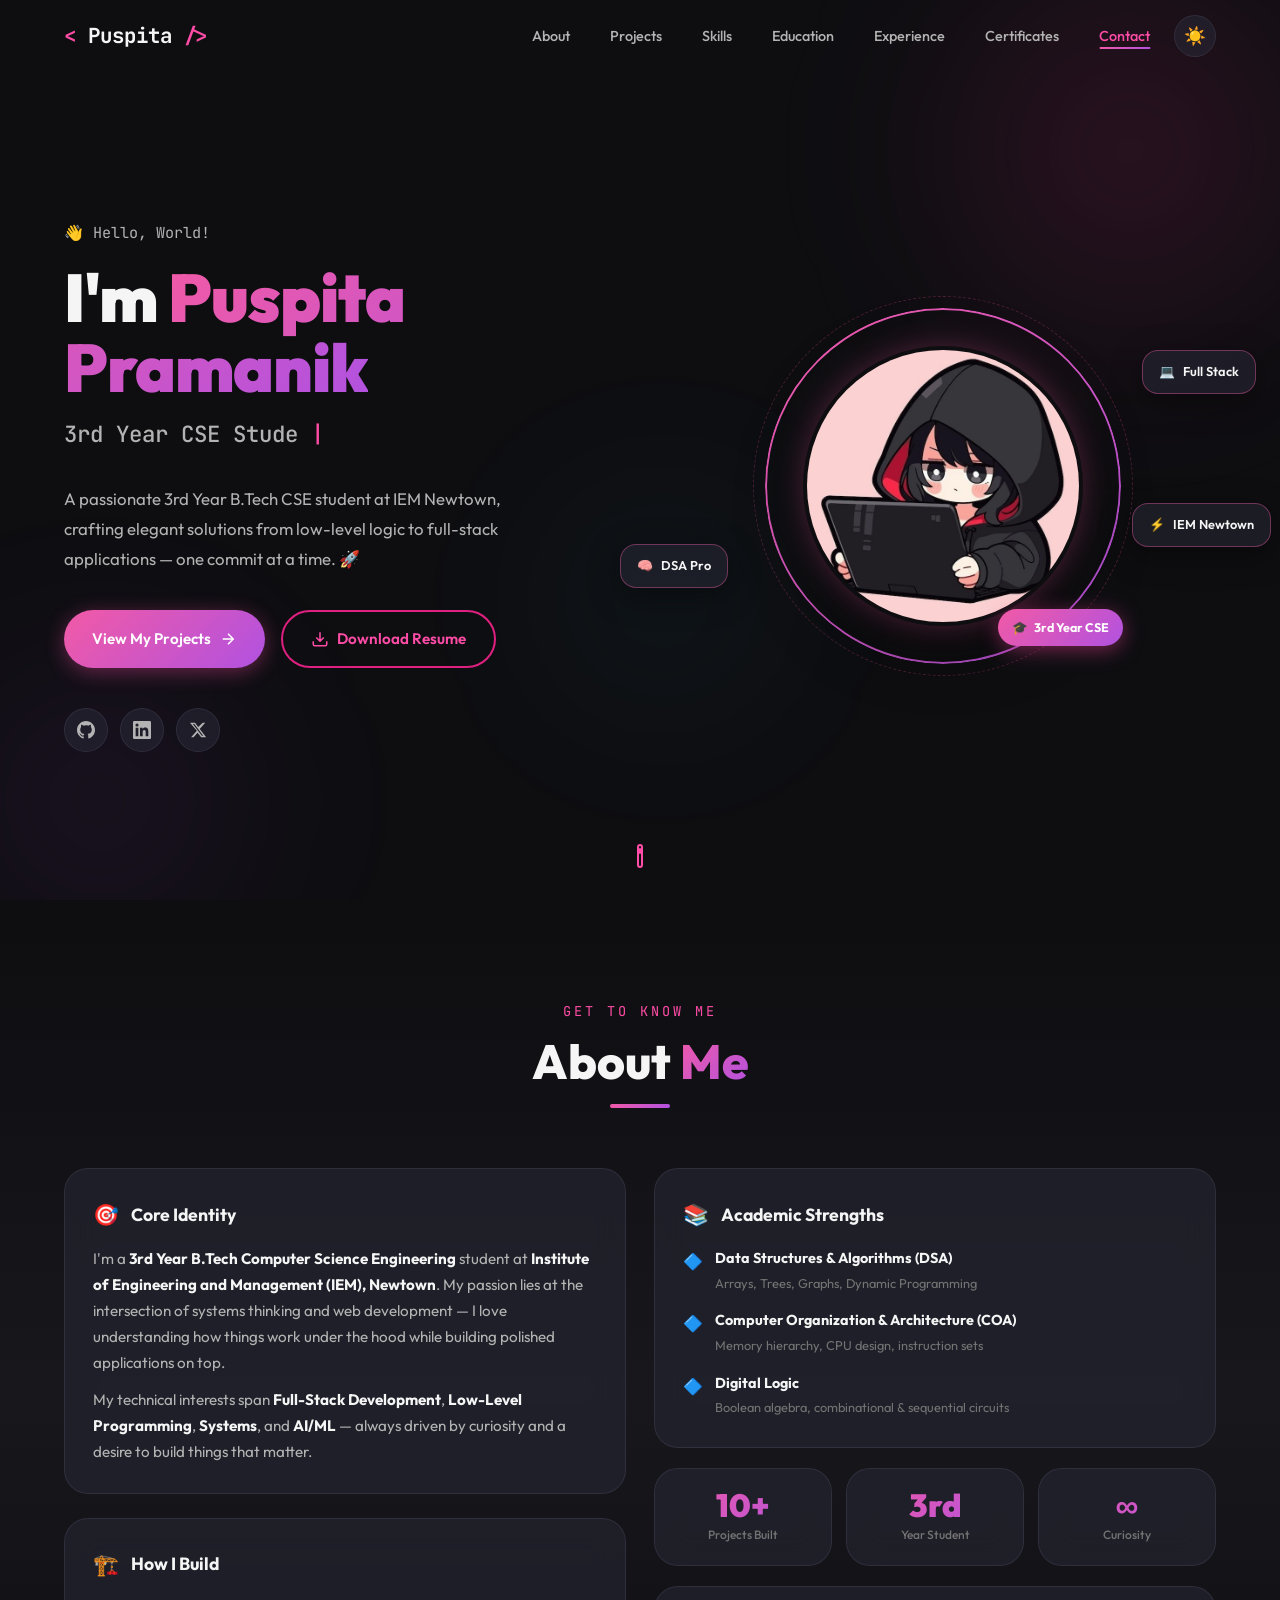
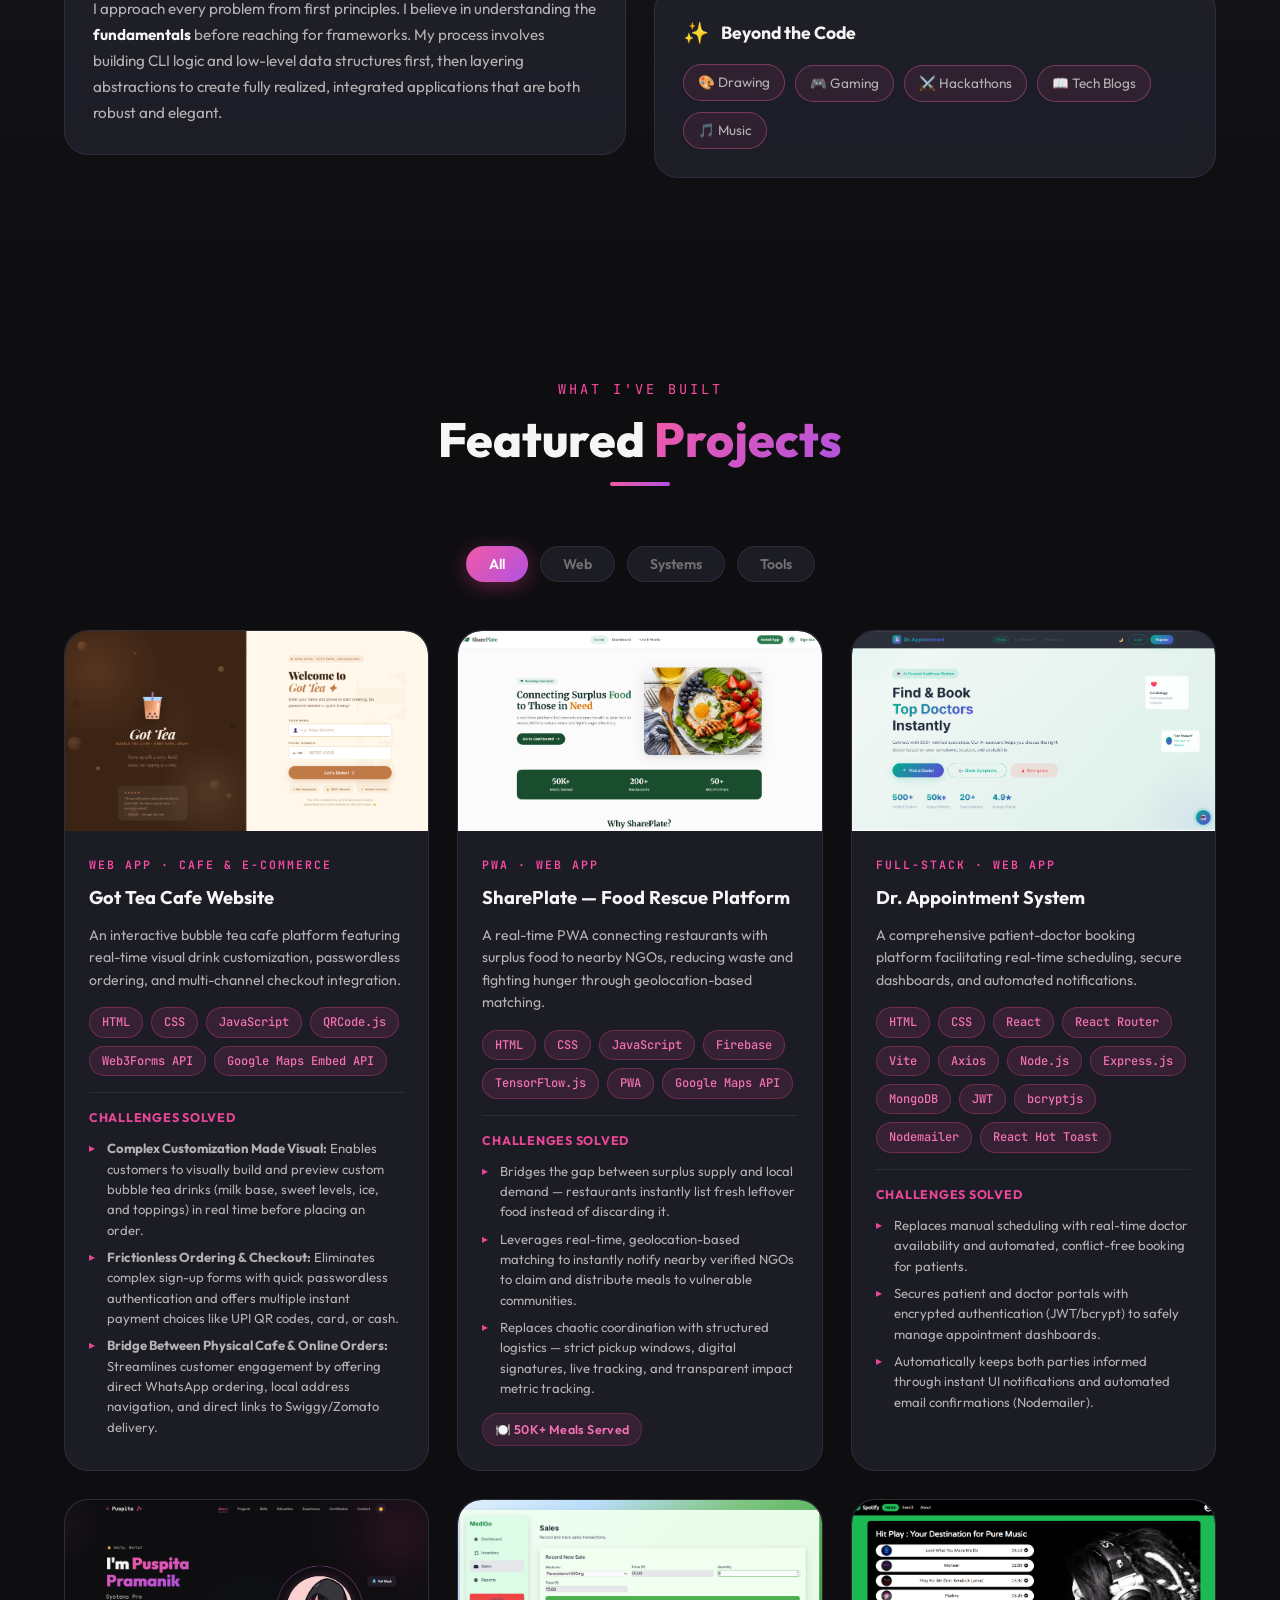
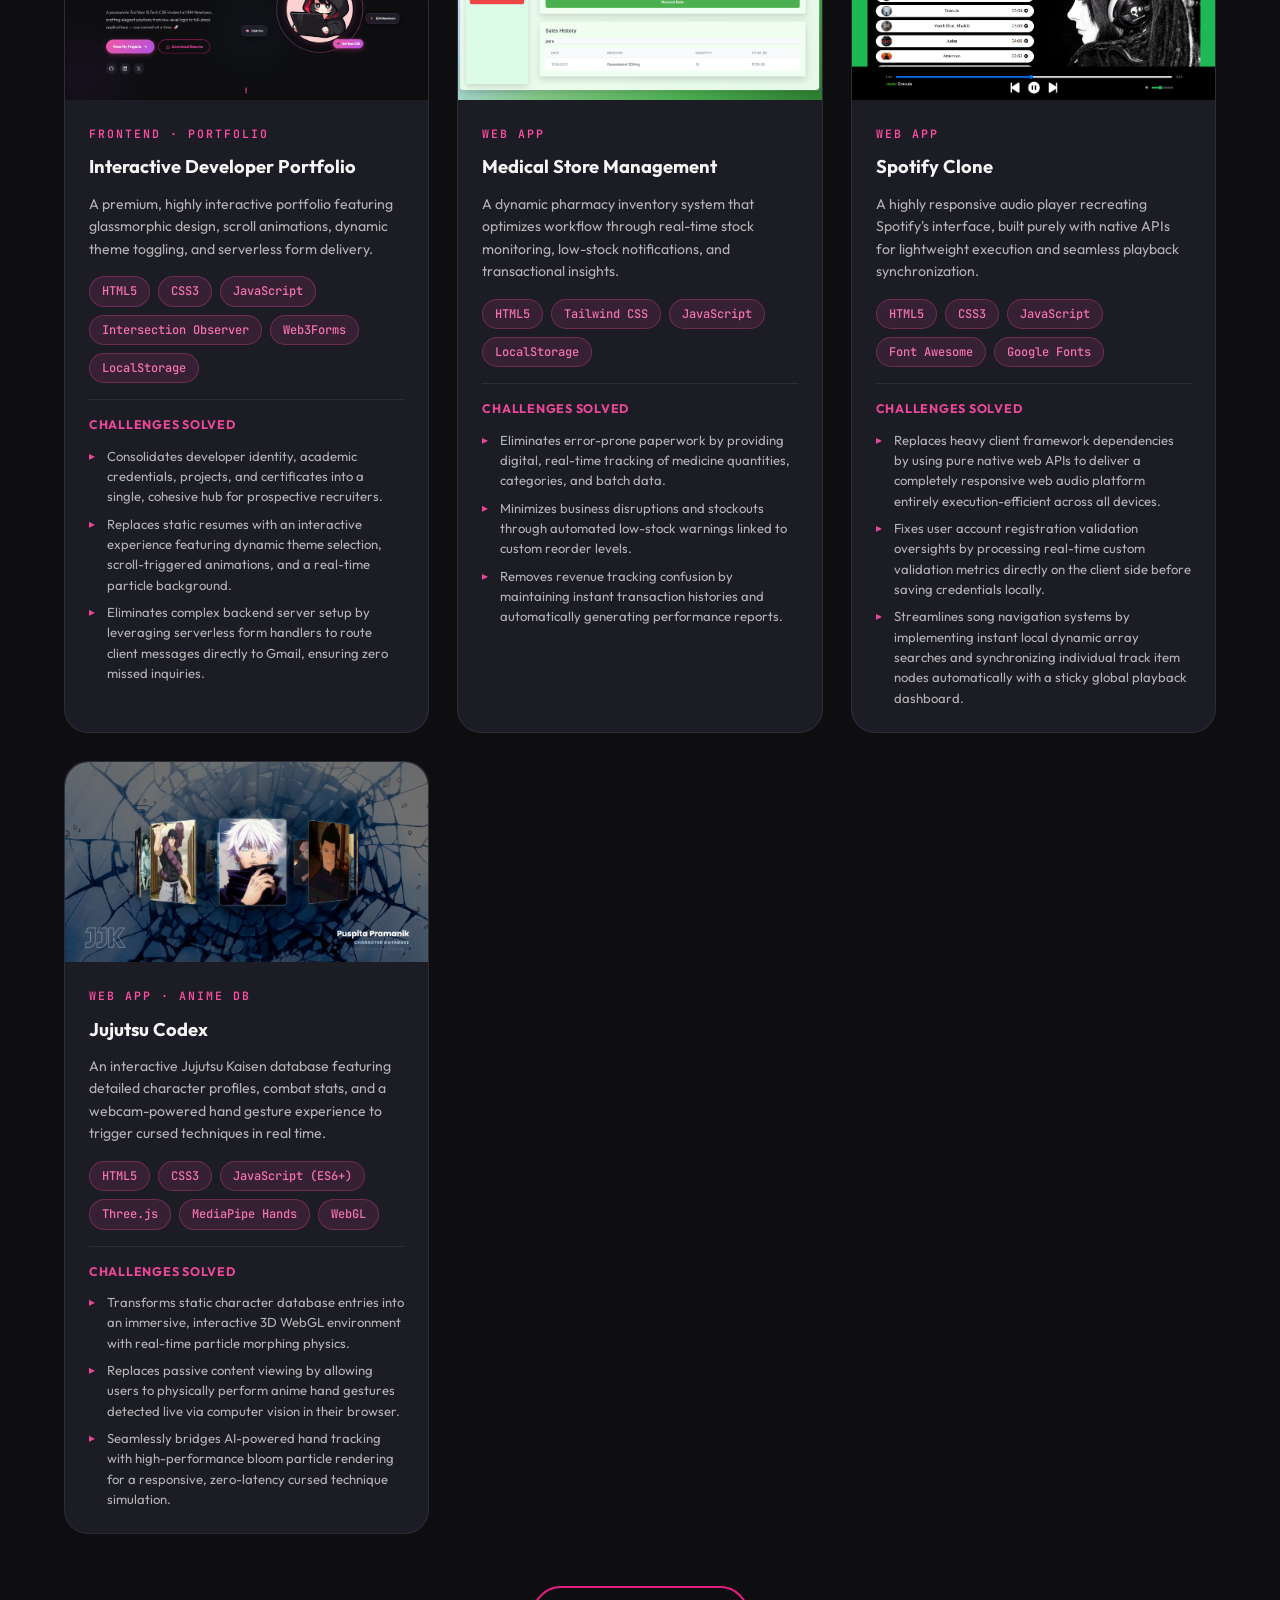
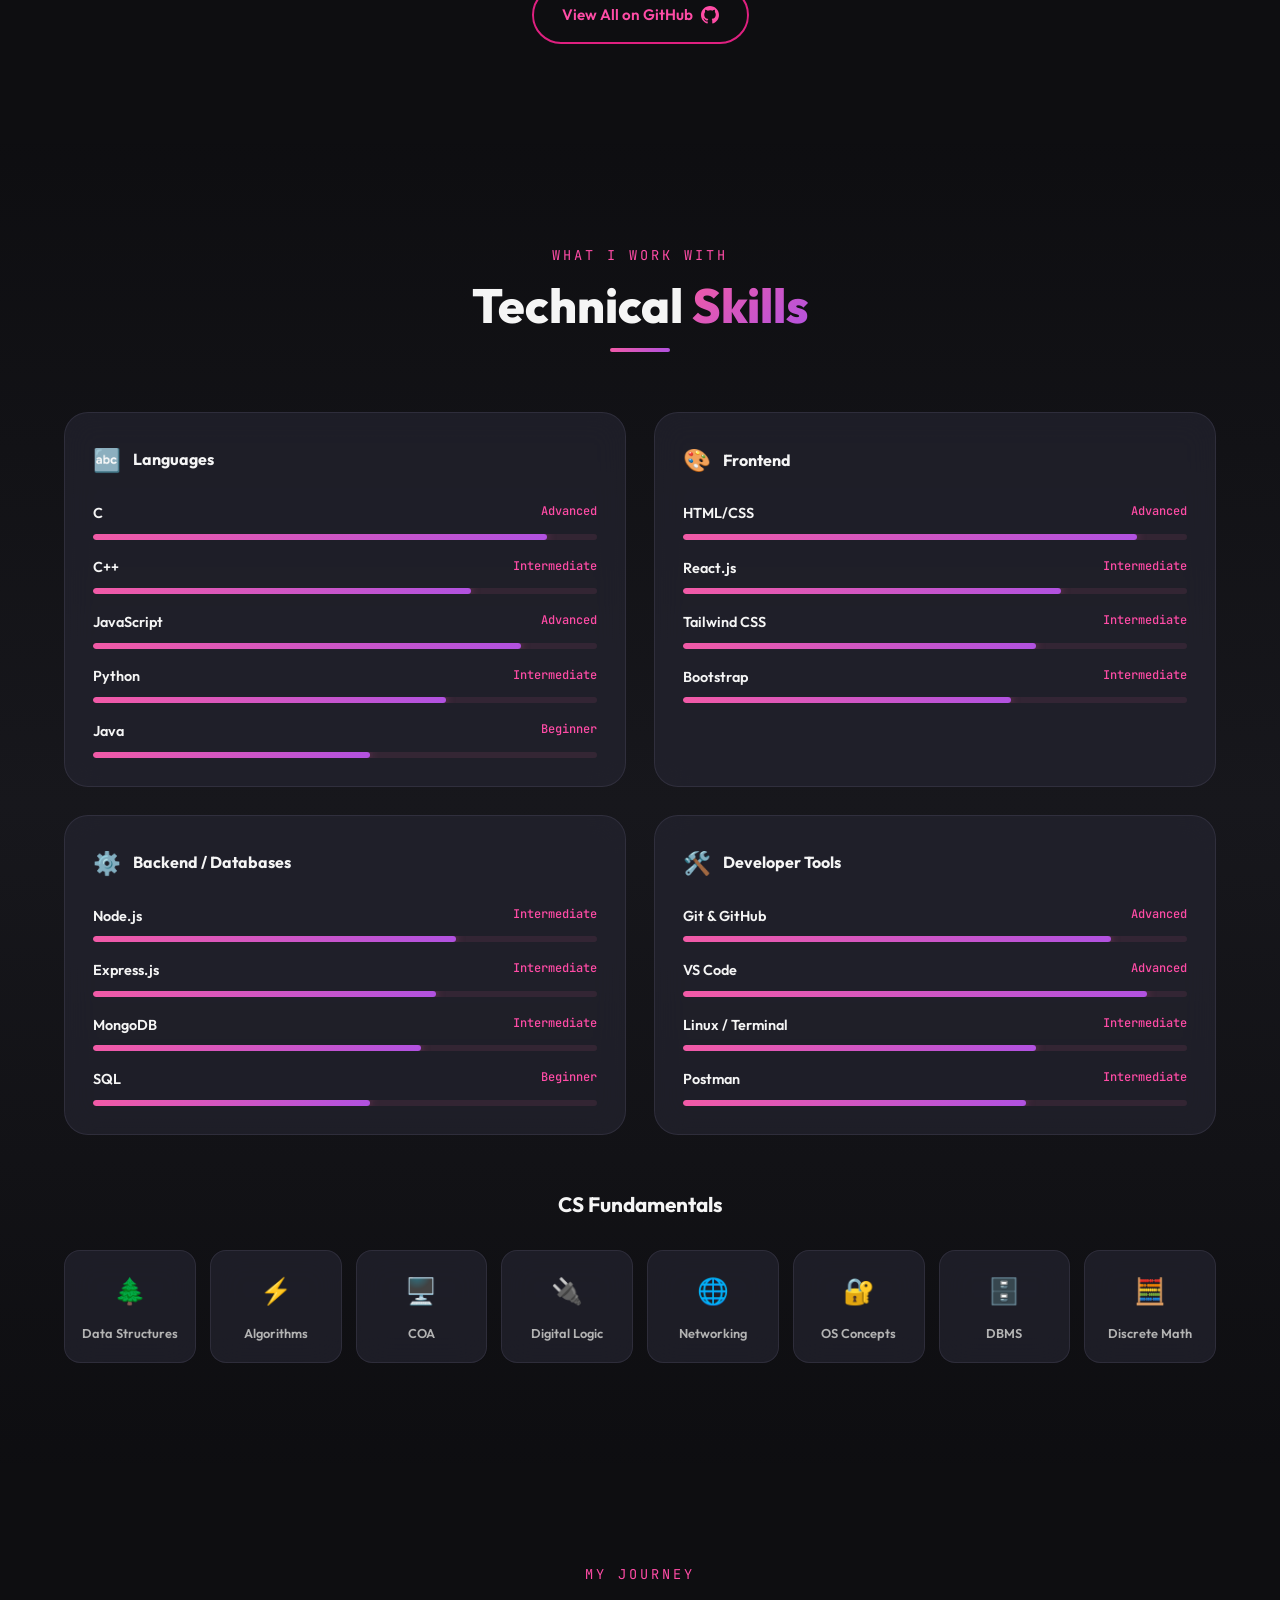
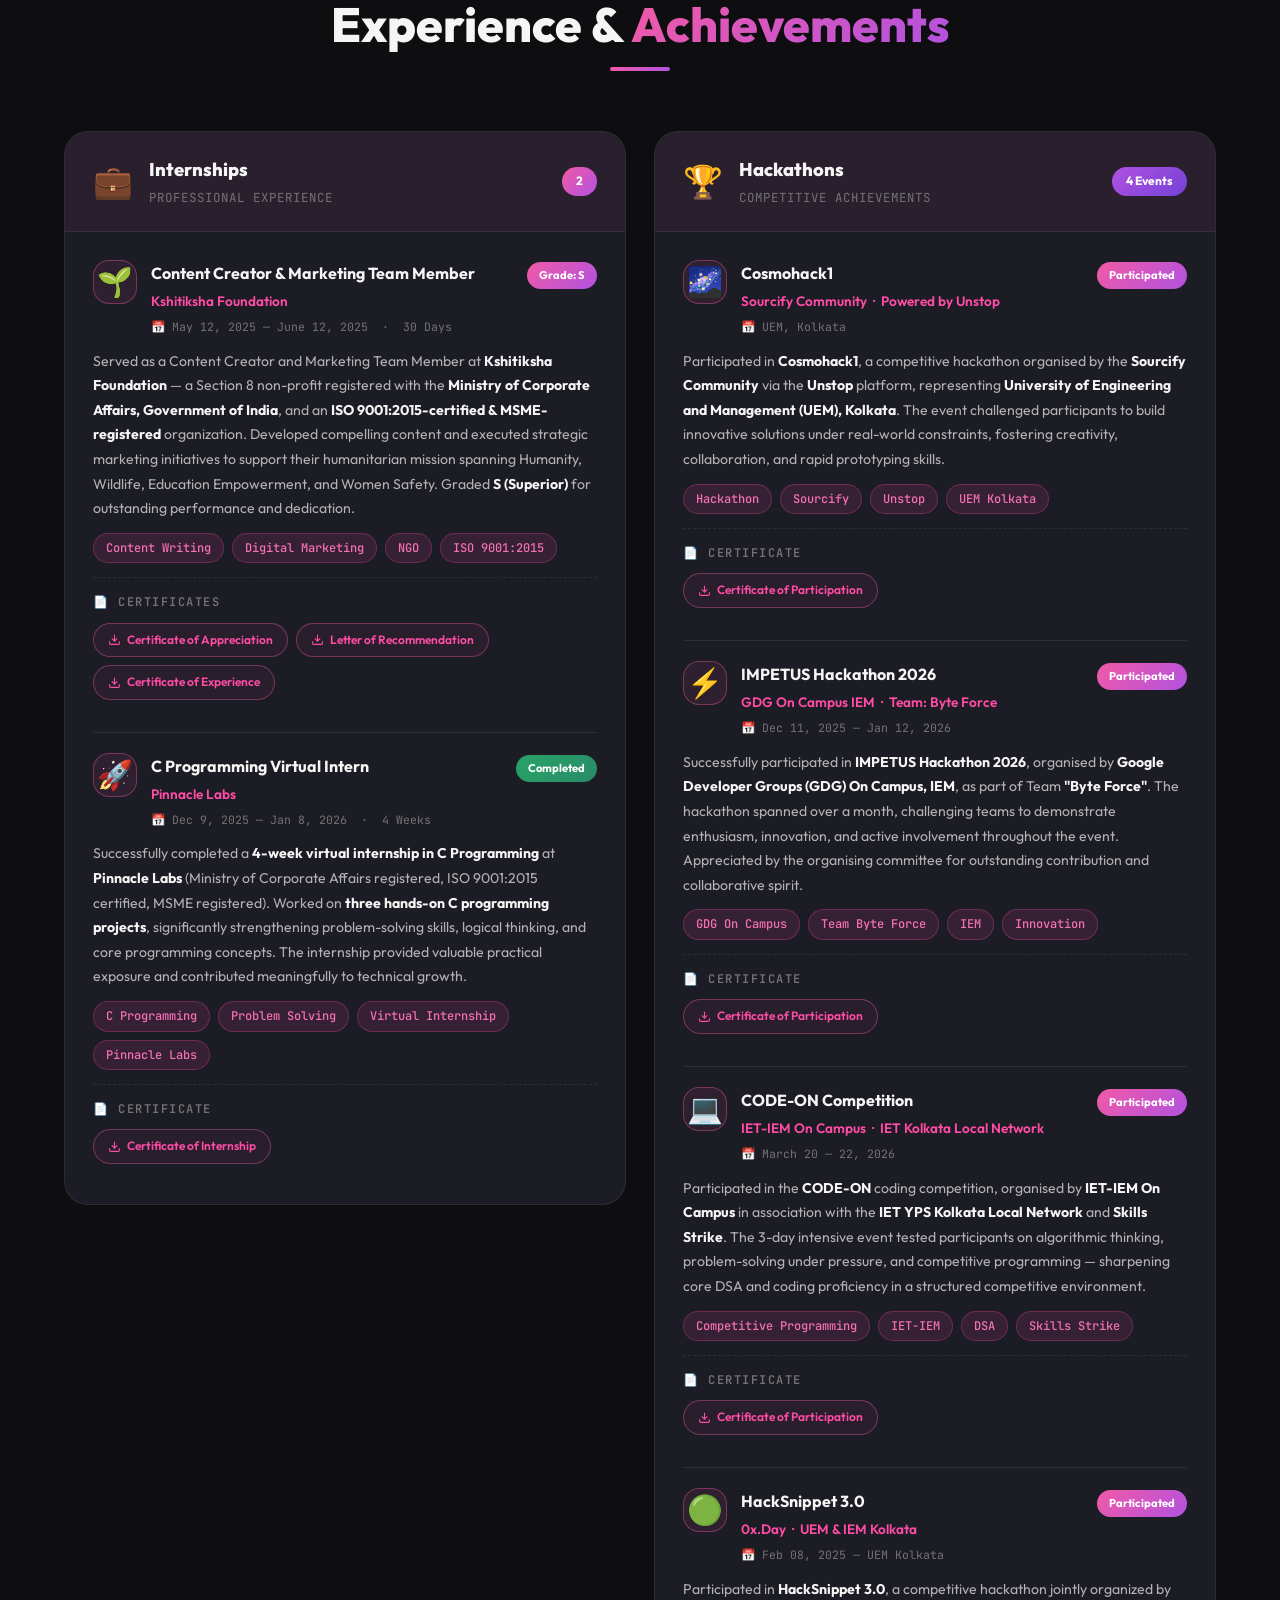
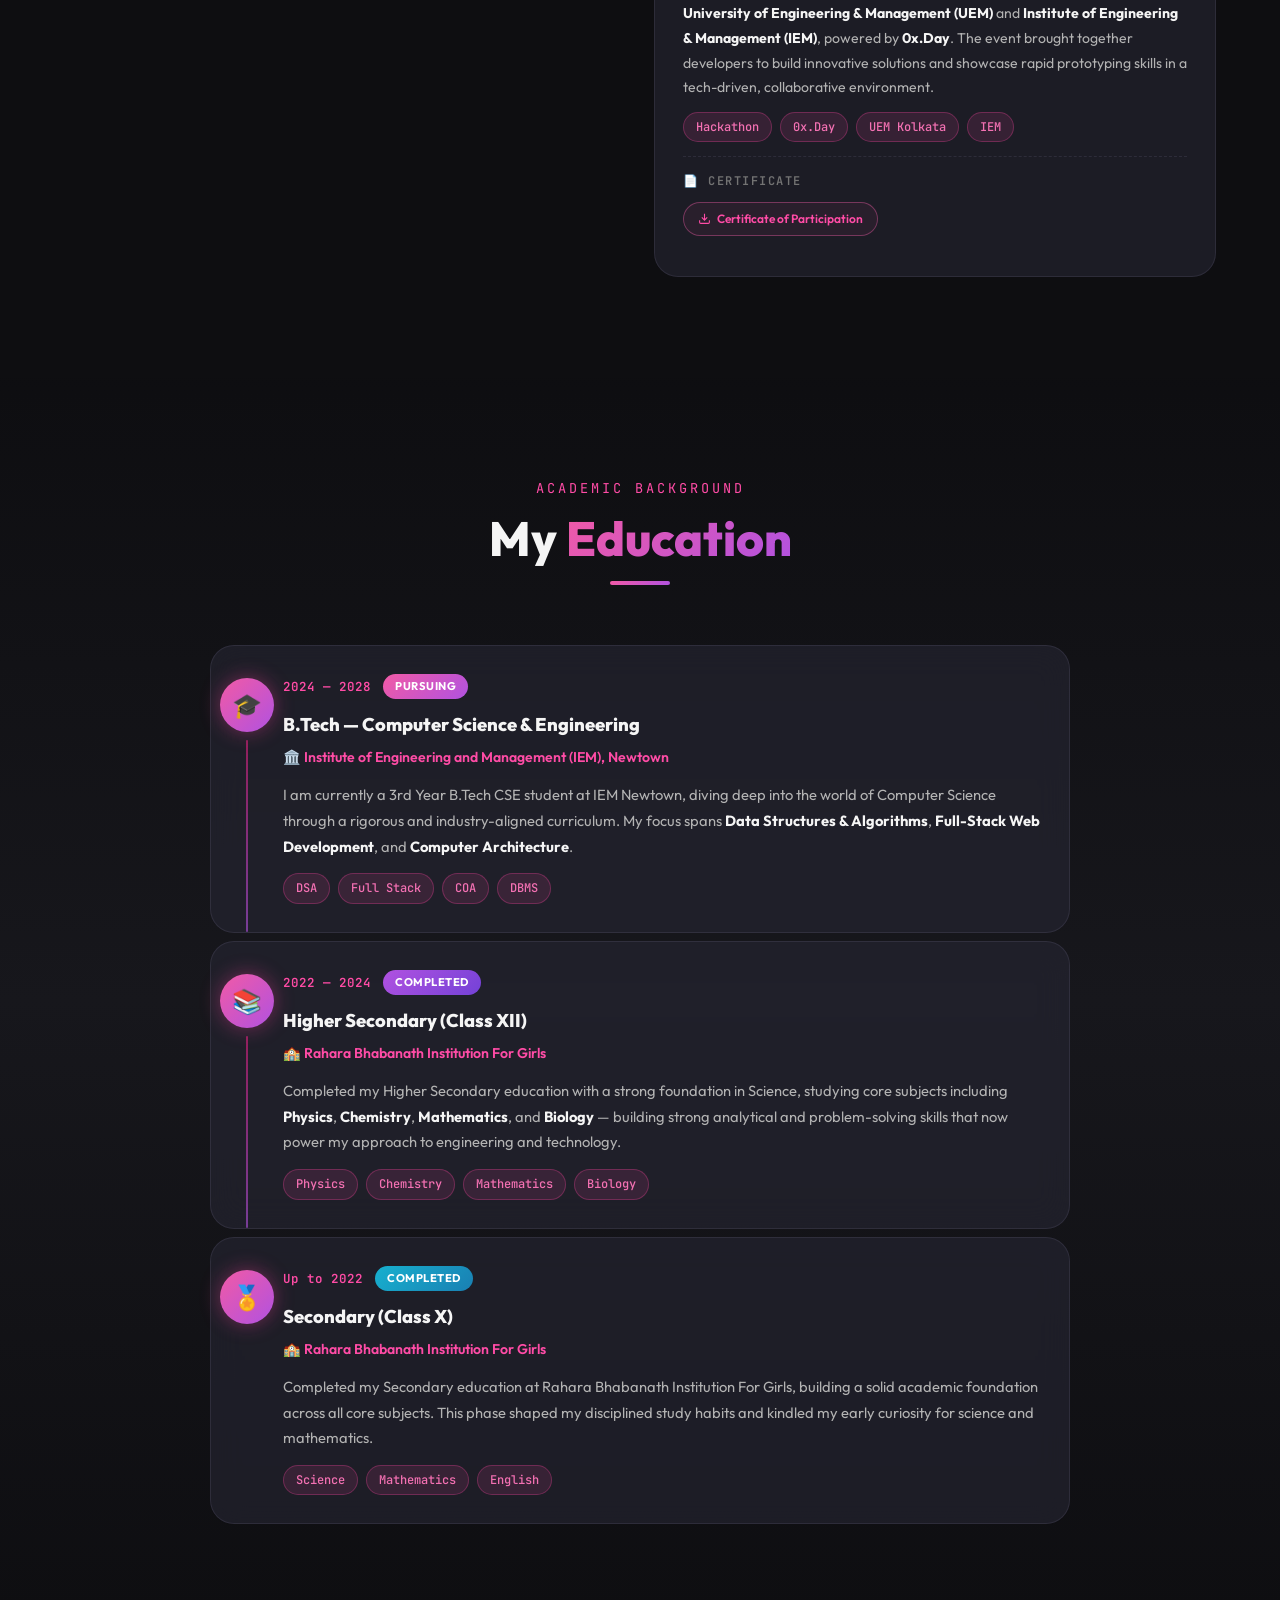
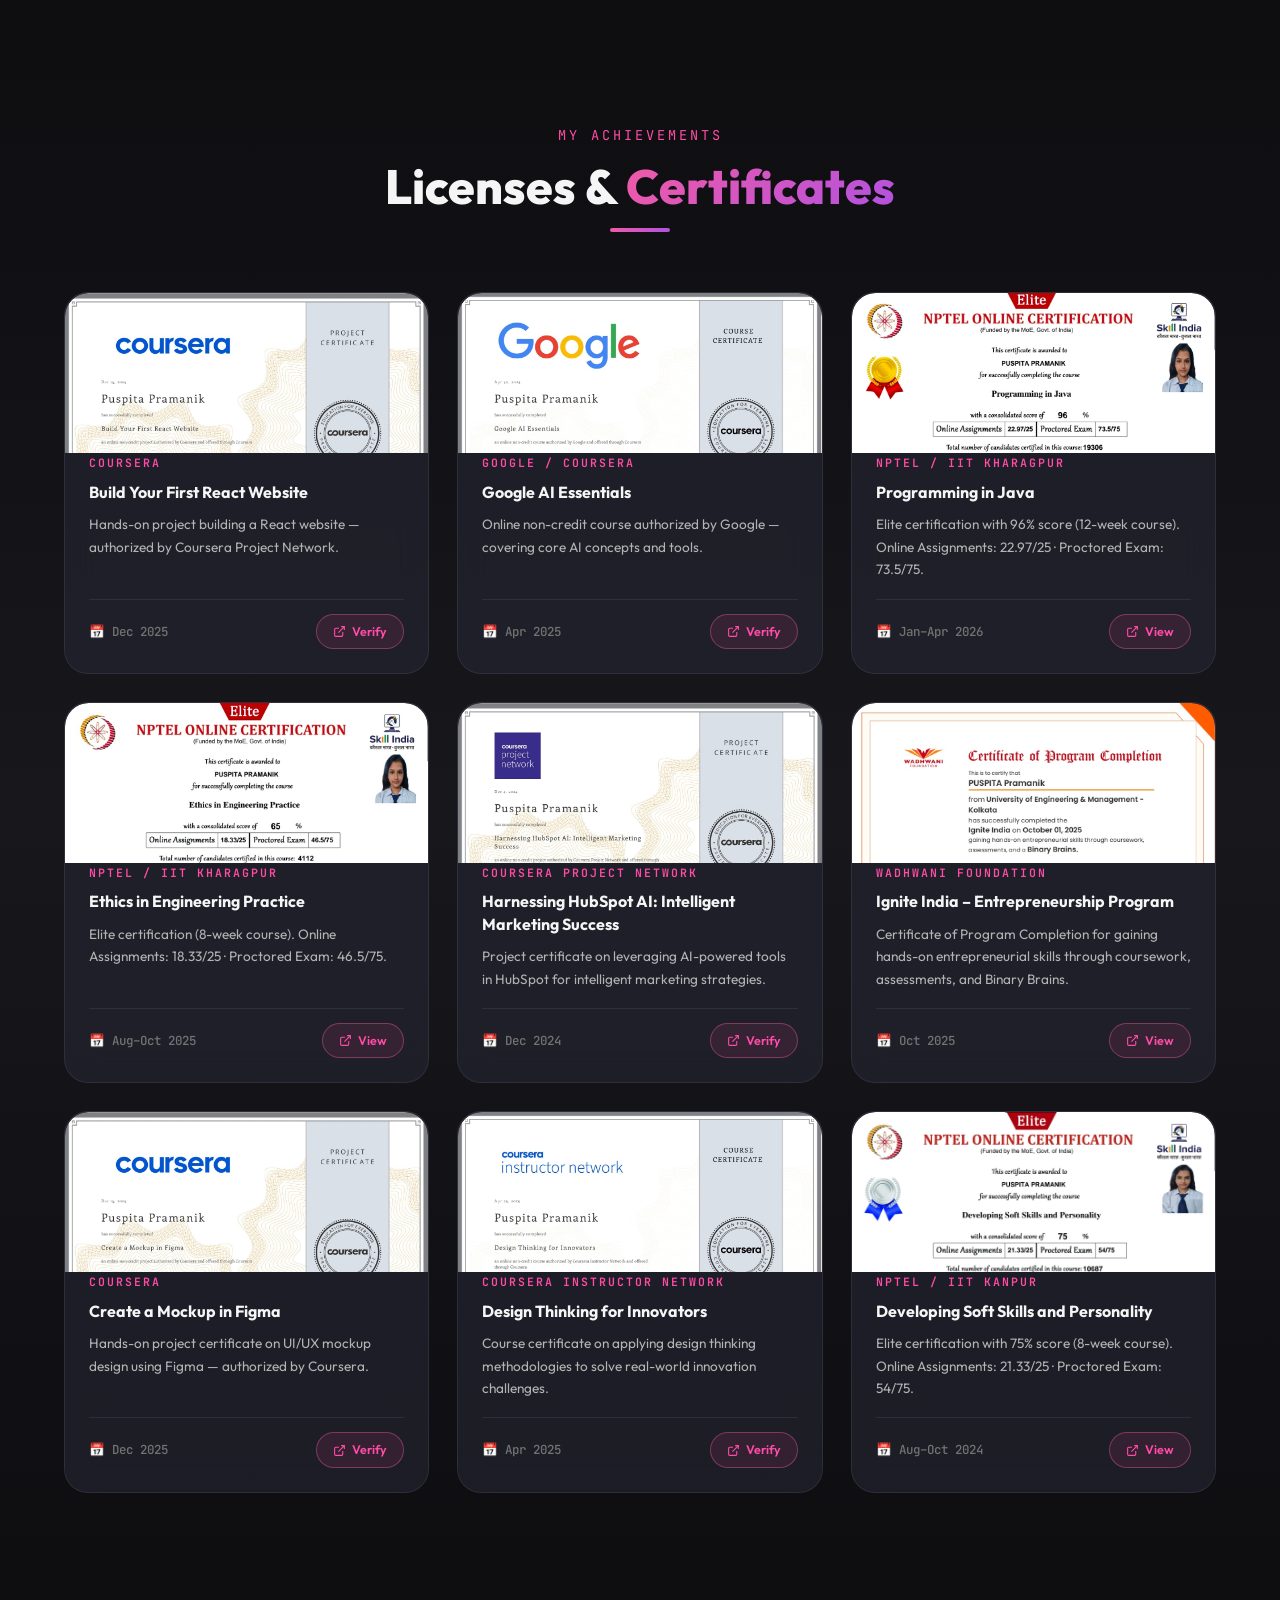
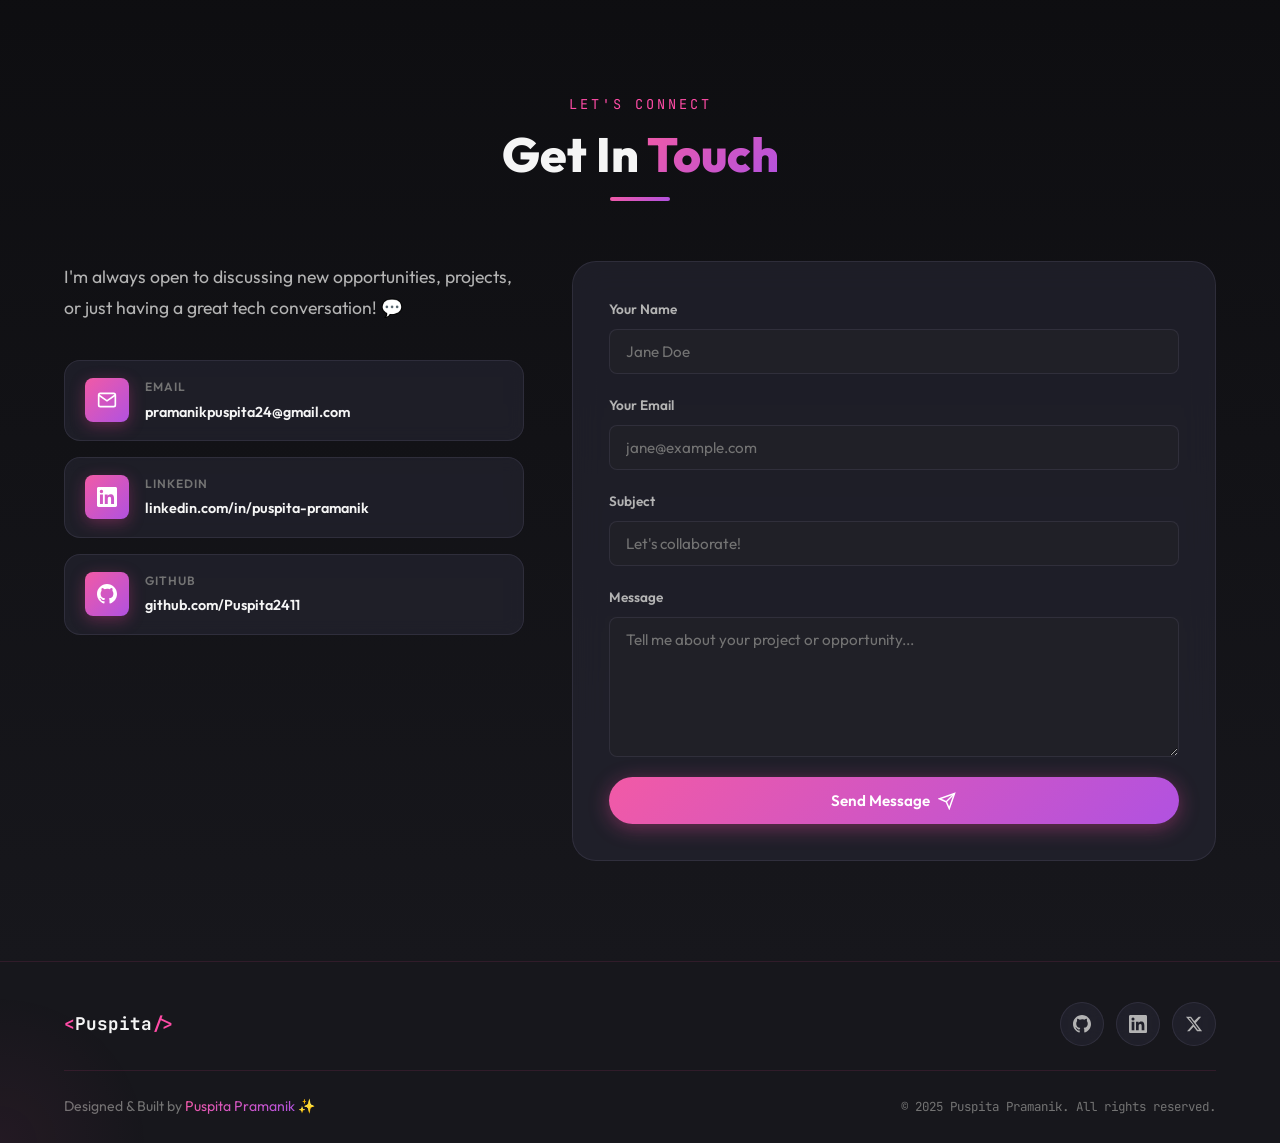
<file: index.html>
<!DOCTYPE html>
<html lang="en" data-theme="dark">
<head>
  <meta charset="UTF-8" />
  <meta name="viewport" content="width=device-width, initial-scale=1.0" />
  <meta name="description" content="Puspita Pramanik – 3rd Year B.Tech CSE Student at IEM Newtown. Passionate about Full-Stack Development, DSA, and building real-world applications." />
  <meta name="keywords" content="Puspita Pramanik, Portfolio, CSE, B.Tech, IEM Newtown, Full Stack Developer, DSA" />
  <meta property="og:title" content="Puspita Pramanik | Developer Portfolio" />
  <meta property="og:description" content="3rd Year B.Tech CSE Student passionate about building elegant, performant applications." />
  <title>Puspita Pramanik | Developer Portfolio</title>
  <link rel="preconnect" href="https://fonts.googleapis.com" />
  <link rel="preconnect" href="https://fonts.gstatic.com" crossorigin />
  <link href="https://fonts.googleapis.com/css2?family=Outfit:wght@300;400;500;600;700;800;900&family=JetBrains+Mono:wght@400;500;700&display=swap" rel="stylesheet" />
  <link rel="stylesheet" href="style.css" />
</head>
<body>

  <!-- ======================== NAVBAR ======================== -->
  <nav class="navbar" id="navbar">
    <div class="nav-container">
      <a href="#hero" class="nav-logo">
        <span class="logo-bracket">&lt;</span>
        Puspita
        <span class="logo-bracket">/&gt;</span>
      </a>

      <ul class="nav-links" id="navLinks">
        <li><a href="#about" class="nav-link" onclick="closeMenu()">About</a></li>
        <li><a href="#projects" class="nav-link" onclick="closeMenu()">Projects</a></li>
        <li><a href="#skills" class="nav-link" onclick="closeMenu()">Skills</a></li>
        <li><a href="#education" class="nav-link" onclick="closeMenu()">Education</a></li>
        <li><a href="#experience" class="nav-link" onclick="closeMenu()">Experience</a></li>
        <li><a href="#certificates" class="nav-link" onclick="closeMenu()">Certificates</a></li>
        <li><a href="#contact" class="nav-link" onclick="closeMenu()">Contact</a></li>
        <li>
          <button class="theme-toggle" id="themeToggle" aria-label="Toggle theme">
            <span class="toggle-icon" id="toggleIcon">☀️</span>
          </button>
        </li>
      </ul>

      <button class="hamburger" id="hamburger" aria-label="Open menu">
        <span></span><span></span><span></span>
      </button>
    </div>
  </nav>

  <!-- ======================== HERO ======================== -->
  <section class="hero" id="hero">
    <div class="hero-bg-orbs">
      <div class="orb orb-1"></div>
      <div class="orb orb-2"></div>
      <div class="orb orb-3"></div>
    </div>

    <div class="hero-container">
      <div class="hero-text">
        <div class="hero-greeting">
          <span class="wave">👋</span>
          <span>Hello, World!</span>
        </div>
        <h1 class="hero-name">
          I'm <span class="gradient-text">Puspita Pramanik</span>
        </h1>
        <h2 class="hero-role">
          <span class="typed-text" id="typedText"></span>
          <span class="cursor">|</span>
        </h2>
        <p class="hero-desc">
          A passionate 3rd Year B.Tech CSE student at IEM Newtown, crafting elegant solutions 
          from low-level logic to full-stack applications — one commit at a time. 🚀
        </p>
        <div class="hero-cta">
          <a href="#projects" class="btn btn-primary">
            <span>View My Projects</span>
            <svg viewBox="0 0 24 24" fill="none" stroke="currentColor" stroke-width="2"><path d="M5 12h14M12 5l7 7-7 7"/></svg>
          </a>
          <a href="Puspita_Pramanik_Resume.jpeg" download="Puspita_Pramanik_Resume.jpeg" class="btn btn-outline" id="resumeBtn">
            <svg viewBox="0 0 24 24" fill="none" stroke="currentColor" stroke-width="2"><path d="M21 15v4a2 2 0 01-2 2H5a2 2 0 01-2-2v-4M7 10l5 5 5-5M12 15V3"/></svg>
            <span>Download Resume</span>
          </a>
        </div>
        <div class="hero-socials">
          <a href="https://github.com/Puspita2411" target="_blank" rel="noopener" class="social-icon" aria-label="GitHub" id="heroGithub">
            <svg viewBox="0 0 24 24" fill="currentColor"><path d="M12 0C5.374 0 0 5.373 0 12c0 5.302 3.438 9.8 8.207 11.387.599.111.793-.261.793-.577v-2.234c-3.338.726-4.033-1.416-4.033-1.416-.546-1.387-1.333-1.756-1.333-1.756-1.089-.745.083-.729.083-.729 1.205.084 1.839 1.237 1.839 1.237 1.07 1.834 2.807 1.304 3.492.997.107-.775.418-1.305.762-1.604-2.665-.305-5.467-1.334-5.467-5.931 0-1.311.469-2.381 1.236-3.221-.124-.303-.535-1.524.117-3.176 0 0 1.008-.322 3.301 1.23A11.509 11.509 0 0112 5.803c1.02.005 2.047.138 3.006.404 2.291-1.552 3.297-1.23 3.297-1.23.653 1.653.242 2.874.118 3.176.77.84 1.235 1.911 1.235 3.221 0 4.609-2.807 5.624-5.479 5.921.43.372.823 1.102.823 2.222v3.293c0 .319.192.694.801.576C20.566 21.797 24 17.3 24 12c0-6.627-5.373-12-12-12z"/></svg>
          </a>
          <a href="https://www.linkedin.com/in/puspita-pramanik-9a37b8332" target="_blank" rel="noopener" class="social-icon" aria-label="LinkedIn" id="heroLinkedin">
            <svg viewBox="0 0 24 24" fill="currentColor"><path d="M20.447 20.452h-3.554v-5.569c0-1.328-.027-3.037-1.852-3.037-1.853 0-2.136 1.445-2.136 2.939v5.667H9.351V9h3.414v1.561h.046c.477-.9 1.637-1.85 3.37-1.85 3.601 0 4.267 2.37 4.267 5.455v6.286zM5.337 7.433a2.062 2.062 0 01-2.063-2.065 2.064 2.064 0 112.063 2.065zm1.782 13.019H3.555V9h3.564v11.452zM22.225 0H1.771C.792 0 0 .774 0 1.729v20.542C0 23.227.792 24 1.771 24h20.451C23.2 24 24 23.227 24 22.271V1.729C24 .774 23.2 0 22.222 0h.003z"/></svg>
          </a>
          <a href="https://twitter.com/" target="_blank" rel="noopener" class="social-icon" aria-label="Twitter/X" id="heroTwitter">
            <svg viewBox="0 0 24 24" fill="currentColor"><path d="M18.244 2.25h3.308l-7.227 8.26 8.502 11.24H16.17l-4.714-6.231-5.401 6.231H2.744l7.737-8.835L1.254 2.25H8.08l4.259 5.63zm-1.161 17.52h1.833L7.084 4.126H5.117z"/></svg>
          </a>
        </div>
      </div>

      <div class="hero-image">
        <div class="avatar-wrapper">
          <div class="avatar-ring"></div>
          <div class="avatar-ring avatar-ring-2"></div>
          <img src="avatar-new.jpg" alt="Puspita Pramanik - Cartoon Avatar" class="avatar-img" id="avatarImg" />
          <div class="avatar-badge">
            <span>🎓</span>
            <span>3rd Year CSE</span>
          </div>
        </div>
        <div class="floating-cards">
          <div class="float-card float-card-1">
            <span>💻</span>
            <span>Full Stack</span>
          </div>
          <div class="float-card float-card-2">
            <span>🧠</span>
            <span>DSA Pro</span>
          </div>
          <div class="float-card float-card-3">
            <span>⚡</span>
            <span>IEM Newtown</span>
          </div>
        </div>
      </div>
    </div>

    <div class="scroll-indicator">
      <div class="scroll-dot"></div>
    </div>
  </section>

  <!-- ======================== ABOUT ======================== -->
  <section class="about section" id="about">
    <div class="container">
      <div class="section-header">
        <p class="section-label">Get To Know Me</p>
        <h2 class="section-title">About <span class="gradient-text">Me</span></h2>
        <div class="section-line"></div>
      </div>

      <div class="about-grid">
        <div class="about-content">
          <div class="about-card glass-card">
            <h3 class="about-card-title">
              <span class="card-icon">🎯</span>
              Core Identity
            </h3>
            <p>
              I'm a <strong>3rd Year B.Tech Computer Science Engineering</strong> student at 
              <strong>Institute of Engineering and Management (IEM), Newtown</strong>. 
              My passion lies at the intersection of systems thinking and web development — 
              I love understanding how things work under the hood while building polished 
              applications on top.
            </p>
            <p>
              My technical interests span <strong>Full-Stack Development</strong>, 
              <strong>Low-Level Programming</strong>, <strong>Systems</strong>, and 
              <strong>AI/ML</strong> — always driven by curiosity and a desire to build 
              things that matter.
            </p>
          </div>

          <div class="about-card glass-card">
            <h3 class="about-card-title">
              <span class="card-icon">🏗️</span>
              How I Build
            </h3>
            <p>
              I approach every problem from first principles. I believe in understanding 
              the <strong>fundamentals</strong> before reaching for frameworks. My process 
              involves building CLI logic and low-level data structures first, then layering 
              abstractions to create fully realized, integrated applications that are both 
              robust and elegant.
            </p>
          </div>
        </div>

        <div class="about-right">
          <div class="about-card glass-card">
            <h3 class="about-card-title">
              <span class="card-icon">📚</span>
              Academic Strengths
            </h3>
            <div class="strength-list">
              <div class="strength-item">
                <span class="strength-icon">🔷</span>
                <div>
                  <strong>Data Structures & Algorithms (DSA)</strong>
                  <p>Arrays, Trees, Graphs, Dynamic Programming</p>
                </div>
              </div>
              <div class="strength-item">
                <span class="strength-icon">🔷</span>
                <div>
                  <strong>Computer Organization & Architecture (COA)</strong>
                  <p>Memory hierarchy, CPU design, instruction sets</p>
                </div>
              </div>
              <div class="strength-item">
                <span class="strength-icon">🔷</span>
                <div>
                  <strong>Digital Logic</strong>
                  <p>Boolean algebra, combinational & sequential circuits</p>
                </div>
              </div>
            </div>
          </div>

          <div class="about-stats">
            <div class="stat-card glass-card">
              <span class="stat-number gradient-text">10+</span>
              <span class="stat-label">Projects Built</span>
            </div>
            <div class="stat-card glass-card">
              <span class="stat-number gradient-text">3rd</span>
              <span class="stat-label">Year Student</span>
            </div>
            <div class="stat-card glass-card">
              <span class="stat-number gradient-text">∞</span>
              <span class="stat-label">Curiosity</span>
            </div>
          </div>

          <div class="about-card glass-card hobbies-card">
            <h3 class="about-card-title">
              <span class="card-icon">✨</span>
              Beyond the Code
            </h3>
            <div class="hobby-chips">
              <span class="hobby-chip">🎨 Drawing</span>
              <span class="hobby-chip">🎮 Gaming</span>
              <span class="hobby-chip">⚔️ Hackathons</span>
              <span class="hobby-chip">📖 Tech Blogs</span>
              <span class="hobby-chip">🎵 Music</span>
            </div>
          </div>
        </div>
      </div>
    </div>
  </section>

  <!-- ======================== PROJECTS ======================== -->
  <section class="projects section" id="projects">
    <div class="container">
      <div class="section-header">
        <p class="section-label">What I've Built</p>
        <h2 class="section-title">Featured <span class="gradient-text">Projects</span></h2>
        <div class="section-line"></div>
      </div>

      <div class="projects-filter">
        <button class="filter-btn active" data-filter="all" id="filterAll">All</button>
        <button class="filter-btn" data-filter="web" id="filterWeb">Web</button>
        <button class="filter-btn" data-filter="systems" id="filterSystems">Systems</button>
        <button class="filter-btn" data-filter="tools" id="filterTools">Tools</button>
      </div>

      <div class="projects-grid" id="projectsGrid">

        <article class="project-card glass-card" data-category="web" id="project7">
          <div class="project-img-wrap">
            <img src="projects/got tea.png" alt="Got Tea Cafe Website" class="project-img" loading="lazy" />
          </div>
          <div class="project-info">
            <span class="project-category-tag">Web App · Cafe & E-Commerce</span>
            <h3 class="project-title">Got Tea Cafe Website</h3>
            <p class="project-desc">An interactive bubble tea cafe platform featuring real-time visual drink customization, passwordless ordering, and multi-channel checkout integration.</p>
            <div class="tech-stack">
              <span class="tech-badge">HTML</span>
              <span class="tech-badge">CSS</span>
              <span class="tech-badge">JavaScript</span>
              <span class="tech-badge">QRCode.js</span>
              <span class="tech-badge">Web3Forms API</span>
              <span class="tech-badge">Google Maps Embed API</span>
            </div>
            <div class="project-challenges">
              <p class="challenges-title">Challenges Solved</p>
              <ul class="challenges-list">
                <li><strong>Complex Customization Made Visual:</strong> Enables customers to visually build and preview custom bubble tea drinks (milk base, sweet levels, ice, and toppings) in real time before placing an order.</li>
                <li><strong>Frictionless Ordering & Checkout:</strong> Eliminates complex sign-up forms with quick passwordless authentication and offers multiple instant payment choices like UPI QR codes, card, or cash.</li>
                <li><strong>Bridge Between Physical Cafe & Online Orders:</strong> Streamlines customer engagement by offering direct WhatsApp ordering, local address navigation, and direct links to Swiggy/Zomato delivery.</li>
              </ul>
            </div>
          </div>
        </article>

        <article class="project-card glass-card" data-category="web" id="project1">
          <div class="project-img-wrap">
            <img src="projects/shareplate.png" alt="SharePlate — Food Rescue Platform" class="project-img" loading="lazy" />
          </div>
          <div class="project-info">
            <span class="project-category-tag">PWA · Web App</span>
            <h3 class="project-title">SharePlate — Food Rescue Platform</h3>
            <p class="project-desc">A real-time PWA connecting restaurants with surplus food to nearby NGOs, reducing waste and fighting hunger through geolocation-based matching.</p>
            <div class="tech-stack">
              <span class="tech-badge">HTML</span>
              <span class="tech-badge">CSS</span>
              <span class="tech-badge">JavaScript</span>
              <span class="tech-badge">Firebase</span>
              <span class="tech-badge">TensorFlow.js</span>
              <span class="tech-badge">PWA</span>
              <span class="tech-badge">Google Maps API</span>
            </div>
            <div class="project-challenges">
              <p class="challenges-title">Challenges Solved</p>
              <ul class="challenges-list">
                <li>Bridges the gap between surplus supply and local demand — restaurants instantly list fresh leftover food instead of discarding it.</li>
                <li>Leverages real-time, geolocation-based matching to instantly notify nearby verified NGOs to claim and distribute meals to vulnerable communities.</li>
                <li>Replaces chaotic coordination with structured logistics — strict pickup windows, digital signatures, live tracking, and transparent impact metric tracking.</li>
              </ul>
            </div>
            <div class="project-stat-badge">
              <span>🍽️ 50K+ Meals Served</span>
            </div>
          </div>
        </article>

        <article class="project-card glass-card" data-category="web" id="project2">
          <div class="project-img-wrap">
            <img src="projects/Dr. Appointment.png" alt="Dr. Appointment System" class="project-img" loading="lazy" />
          </div>
          <div class="project-info">
            <span class="project-category-tag">Full-Stack · Web App</span>
            <h3 class="project-title">Dr. Appointment System</h3>
            <p class="project-desc">A comprehensive patient-doctor booking platform facilitating real-time scheduling, secure dashboards, and automated notifications.</p>
            <div class="tech-stack">
              <span class="tech-badge">HTML</span>
              <span class="tech-badge">CSS</span>
              <span class="tech-badge">React</span>
              <span class="tech-badge">React Router</span>
              <span class="tech-badge">Vite</span>
              <span class="tech-badge">Axios</span>
              <span class="tech-badge">Node.js</span>
              <span class="tech-badge">Express.js</span>
              <span class="tech-badge">MongoDB</span>
              <span class="tech-badge">JWT</span>
              <span class="tech-badge">bcryptjs</span>
              <span class="tech-badge">Nodemailer</span>
              <span class="tech-badge">React Hot Toast</span>
            </div>
            <div class="project-challenges">
              <p class="challenges-title">Challenges Solved</p>
              <ul class="challenges-list">
                <li>Replaces manual scheduling with real-time doctor availability and automated, conflict-free booking for patients.</li>
                <li>Secures patient and doctor portals with encrypted authentication (JWT/bcrypt) to safely manage appointment dashboards.</li>
                <li>Automatically keeps both parties informed through instant UI notifications and automated email confirmations (Nodemailer).</li>
              </ul>
            </div>
          </div>
        </article>

        <article class="project-card glass-card" data-category="web" id="project3">
          <div class="project-img-wrap">
            <img src="projects/My Portfolio.png" alt="Interactive Developer Portfolio" class="project-img" loading="lazy" />
          </div>
          <div class="project-info">
            <span class="project-category-tag">Frontend · Portfolio</span>
            <h3 class="project-title">Interactive Developer Portfolio</h3>
            <p class="project-desc">A premium, highly interactive portfolio featuring glassmorphic design, scroll animations, dynamic theme toggling, and serverless form delivery.</p>
            <div class="tech-stack">
              <span class="tech-badge">HTML5</span>
              <span class="tech-badge">CSS3</span>
              <span class="tech-badge">JavaScript</span>
              <span class="tech-badge">Intersection Observer</span>
              <span class="tech-badge">Web3Forms</span>
              <span class="tech-badge">LocalStorage</span>
            </div>
            <div class="project-challenges">
              <p class="challenges-title">Challenges Solved</p>
              <ul class="challenges-list">
                <li>Consolidates developer identity, academic credentials, projects, and certificates into a single, cohesive hub for prospective recruiters.</li>
                <li>Replaces static resumes with an interactive experience featuring dynamic theme selection, scroll-triggered animations, and a real-time particle background.</li>
                <li>Eliminates complex backend server setup by leveraging serverless form handlers to route client messages directly to Gmail, ensuring zero missed inquiries.</li>
              </ul>
            </div>
          </div>
        </article>

        <article class="project-card glass-card" data-category="web" id="project4">
          <div class="project-img-wrap">
            <img src="projects/MedicalStore.png" alt="Medical Store Management" class="project-img" loading="lazy" />
          </div>
          <div class="project-info">
            <span class="project-category-tag">Web App</span>
            <h3 class="project-title">Medical Store Management</h3>
            <p class="project-desc">A dynamic pharmacy inventory system that optimizes workflow through real-time stock monitoring, low-stock notifications, and transactional insights.</p>
            <div class="tech-stack">
              <span class="tech-badge">HTML5</span>
              <span class="tech-badge">Tailwind CSS</span>
              <span class="tech-badge">JavaScript</span>
              <span class="tech-badge">LocalStorage</span>
            </div>
            <div class="project-challenges">
              <p class="challenges-title">Challenges Solved</p>
              <ul class="challenges-list">
                <li>Eliminates error-prone paperwork by providing digital, real-time tracking of medicine quantities, categories, and batch data.</li>
                <li>Minimizes business disruptions and stockouts through automated low-stock warnings linked to custom reorder levels.</li>
                <li>Removes revenue tracking confusion by maintaining instant transaction histories and automatically generating performance reports.</li>
              </ul>
            </div>
          </div>
        </article>

        <article class="project-card glass-card" data-category="web" id="project5">
          <div class="project-img-wrap">
            <img src="projects/spotify.png" alt="Spotify Clone" class="project-img" loading="lazy" />
          </div>
          <div class="project-info">
            <span class="project-category-tag">Web App</span>
            <h3 class="project-title">Spotify Clone</h3>
            <p class="project-desc">A highly responsive audio player recreating Spotify's interface, built purely with native APIs for lightweight execution and seamless playback synchronization.</p>
            <div class="tech-stack">
              <span class="tech-badge">HTML5</span>
              <span class="tech-badge">CSS3</span>
              <span class="tech-badge">JavaScript</span>
              <span class="tech-badge">Font Awesome</span>
              <span class="tech-badge">Google Fonts</span>
            </div>
            <div class="project-challenges">
              <p class="challenges-title">Challenges Solved</p>
              <ul class="challenges-list">
                <li>Replaces heavy client framework dependencies by using pure native web APIs to deliver a completely responsive web audio platform entirely execution-efficient across all devices.</li>
                <li>Fixes user account registration validation oversights by processing real-time custom validation metrics directly on the client side before saving credentials locally.</li>
                <li>Streamlines song navigation systems by implementing instant local dynamic array searches and synchronizing individual track item nodes automatically with a sticky global playback dashboard.</li>
              </ul>
            </div>
          </div>
        </article>

        <article class="project-card glass-card" data-category="web" id="project6">
          <div class="project-img-wrap">
            <img src="projects/jjk.png" alt="Jujutsu Codex" class="project-img" loading="lazy" />
          </div>
          <div class="project-info">
            <span class="project-category-tag">Web App · Anime DB</span>
            <h3 class="project-title">Jujutsu Codex</h3>
            <p class="project-desc">An interactive Jujutsu Kaisen database featuring detailed character profiles, combat stats, and a webcam-powered hand gesture experience to trigger cursed techniques in real time.</p>
            <div class="tech-stack">
              <span class="tech-badge">HTML5</span>
              <span class="tech-badge">CSS3</span>
              <span class="tech-badge">JavaScript (ES6+)</span>
              <span class="tech-badge">Three.js</span>
              <span class="tech-badge">MediaPipe Hands</span>
              <span class="tech-badge">WebGL</span>
            </div>
            <div class="project-challenges">
              <p class="challenges-title">Challenges Solved</p>
              <ul class="challenges-list">
                <li>Transforms static character database entries into an immersive, interactive 3D WebGL environment with real-time particle morphing physics.</li>
                <li>Replaces passive content viewing by allowing users to physically perform anime hand gestures detected live via computer vision in their browser.</li>
                <li>Seamlessly bridges AI-powered hand tracking with high-performance bloom particle rendering for a responsive, zero-latency cursed technique simulation.</li>
              </ul>
            </div>
          </div>
        </article>

      </div>

      <div class="projects-more">
        <a href="https://github.com/Puspita2411" target="_blank" rel="noopener" class="btn btn-outline" id="viewAllProjects">
          View All on GitHub
          <svg viewBox="0 0 24 24" fill="currentColor"><path d="M12 0C5.374 0 0 5.373 0 12c0 5.302 3.438 9.8 8.207 11.387.599.111.793-.261.793-.577v-2.234c-3.338.726-4.033-1.416-4.033-1.416-.546-1.387-1.333-1.756-1.333-1.756-1.089-.745.083-.729.083-.729 1.205.084 1.839 1.237 1.839 1.237 1.07 1.834 2.807 1.304 3.492.997.107-.775.418-1.305.762-1.604-2.665-.305-5.467-1.334-5.467-5.931 0-1.311.469-2.381 1.236-3.221-.124-.303-.535-1.524.117-3.176 0 0 1.008-.322 3.301 1.23A11.509 11.509 0 0112 5.803c1.02.005 2.047.138 3.006.404 2.291-1.552 3.297-1.23 3.297-1.23.653 1.653.242 2.874.118 3.176.77.84 1.235 1.911 1.235 3.221 0 4.609-2.807 5.624-5.479 5.921.43.372.823 1.102.823 2.222v3.293c0 .319.192.694.801.576C20.566 21.797 24 17.3 24 12c0-6.627-5.373-12-12-12z"/></svg>
        </a>
      </div>
    </div>
  </section>

  <!-- ======================== SKILLS ======================== -->
  <section class="skills section" id="skills">
    <div class="container">
      <div class="section-header">
        <p class="section-label">What I Work With</p>
        <h2 class="section-title">Technical <span class="gradient-text">Skills</span></h2>
        <div class="section-line"></div>
      </div>

      <div class="skills-grid">

        <div class="skill-category glass-card" id="skillLanguages">
          <div class="skill-cat-header">
            <span class="skill-cat-icon">🔤</span>
            <h3>Languages</h3>
          </div>
          <div class="skill-items">
            <div class="skill-item">
              <div class="skill-item-info">
                <span class="skill-name">C</span>
                <span class="skill-level">Advanced</span>
              </div>
              <div class="skill-bar"><div class="skill-fill" style="--fill: 90%"></div></div>
            </div>
            <div class="skill-item">
              <div class="skill-item-info">
                <span class="skill-name">C++</span>
                <span class="skill-level">Intermediate</span>
              </div>
              <div class="skill-bar"><div class="skill-fill" style="--fill: 75%"></div></div>
            </div>
            <div class="skill-item">
              <div class="skill-item-info">
                <span class="skill-name">JavaScript</span>
                <span class="skill-level">Advanced</span>
              </div>
              <div class="skill-bar"><div class="skill-fill" style="--fill: 85%"></div></div>
            </div>
            <div class="skill-item">
              <div class="skill-item-info">
                <span class="skill-name">Python</span>
                <span class="skill-level">Intermediate</span>
              </div>
              <div class="skill-bar"><div class="skill-fill" style="--fill: 70%"></div></div>
            </div>
            <div class="skill-item">
              <div class="skill-item-info">
                <span class="skill-name">Java</span>
                <span class="skill-level">Beginner</span>
              </div>
              <div class="skill-bar"><div class="skill-fill" style="--fill: 55%"></div></div>
            </div>
          </div>
        </div>

        <div class="skill-category glass-card" id="skillFrontend">
          <div class="skill-cat-header">
            <span class="skill-cat-icon">🎨</span>
            <h3>Frontend</h3>
          </div>
          <div class="skill-items">
            <div class="skill-item">
              <div class="skill-item-info">
                <span class="skill-name">HTML/CSS</span>
                <span class="skill-level">Advanced</span>
              </div>
              <div class="skill-bar"><div class="skill-fill" style="--fill: 90%"></div></div>
            </div>
            <div class="skill-item">
              <div class="skill-item-info">
                <span class="skill-name">React.js</span>
                <span class="skill-level">Intermediate</span>
              </div>
              <div class="skill-bar"><div class="skill-fill" style="--fill: 75%"></div></div>
            </div>
            <div class="skill-item">
              <div class="skill-item-info">
                <span class="skill-name">Tailwind CSS</span>
                <span class="skill-level">Intermediate</span>
              </div>
              <div class="skill-bar"><div class="skill-fill" style="--fill: 70%"></div></div>
            </div>
            <div class="skill-item">
              <div class="skill-item-info">
                <span class="skill-name">Bootstrap</span>
                <span class="skill-level">Intermediate</span>
              </div>
              <div class="skill-bar"><div class="skill-fill" style="--fill: 65%"></div></div>
            </div>
          </div>
        </div>

        <div class="skill-category glass-card" id="skillBackend">
          <div class="skill-cat-header">
            <span class="skill-cat-icon">⚙️</span>
            <h3>Backend / Databases</h3>
          </div>
          <div class="skill-items">
            <div class="skill-item">
              <div class="skill-item-info">
                <span class="skill-name">Node.js</span>
                <span class="skill-level">Intermediate</span>
              </div>
              <div class="skill-bar"><div class="skill-fill" style="--fill: 72%"></div></div>
            </div>
            <div class="skill-item">
              <div class="skill-item-info">
                <span class="skill-name">Express.js</span>
                <span class="skill-level">Intermediate</span>
              </div>
              <div class="skill-bar"><div class="skill-fill" style="--fill: 68%"></div></div>
            </div>
            <div class="skill-item">
              <div class="skill-item-info">
                <span class="skill-name">MongoDB</span>
                <span class="skill-level">Intermediate</span>
              </div>
              <div class="skill-bar"><div class="skill-fill" style="--fill: 65%"></div></div>
            </div>
            <div class="skill-item">
              <div class="skill-item-info">
                <span class="skill-name">SQL</span>
                <span class="skill-level">Beginner</span>
              </div>
              <div class="skill-bar"><div class="skill-fill" style="--fill: 55%"></div></div>
            </div>
          </div>
        </div>

        <div class="skill-category glass-card" id="skillTools">
          <div class="skill-cat-header">
            <span class="skill-cat-icon">🛠️</span>
            <h3>Developer Tools</h3>
          </div>
          <div class="skill-items">
            <div class="skill-item">
              <div class="skill-item-info">
                <span class="skill-name">Git & GitHub</span>
                <span class="skill-level">Advanced</span>
              </div>
              <div class="skill-bar"><div class="skill-fill" style="--fill: 85%"></div></div>
            </div>
            <div class="skill-item">
              <div class="skill-item-info">
                <span class="skill-name">VS Code</span>
                <span class="skill-level">Advanced</span>
              </div>
              <div class="skill-bar"><div class="skill-fill" style="--fill: 92%"></div></div>
            </div>
            <div class="skill-item">
              <div class="skill-item-info">
                <span class="skill-name">Linux / Terminal</span>
                <span class="skill-level">Intermediate</span>
              </div>
              <div class="skill-bar"><div class="skill-fill" style="--fill: 70%"></div></div>
            </div>
            <div class="skill-item">
              <div class="skill-item-info">
                <span class="skill-name">Postman</span>
                <span class="skill-level">Intermediate</span>
              </div>
              <div class="skill-bar"><div class="skill-fill" style="--fill: 68%"></div></div>
            </div>
          </div>
        </div>

      </div>

      <!-- CS Fundamentals badges -->
      <div class="cs-fundamentals">
        <h3 class="fundamentals-title">CS Fundamentals</h3>
        <div class="fundamentals-grid">
          <div class="fundamental-badge glass-card">
            <span class="fundamental-icon">🌲</span>
            <span>Data Structures</span>
          </div>
          <div class="fundamental-badge glass-card">
            <span class="fundamental-icon">⚡</span>
            <span>Algorithms</span>
          </div>
          <div class="fundamental-badge glass-card">
            <span class="fundamental-icon">🖥️</span>
            <span>COA</span>
          </div>
          <div class="fundamental-badge glass-card">
            <span class="fundamental-icon">🔌</span>
            <span>Digital Logic</span>
          </div>
          <div class="fundamental-badge glass-card">
            <span class="fundamental-icon">🌐</span>
            <span>Networking</span>
          </div>
          <div class="fundamental-badge glass-card">
            <span class="fundamental-icon">🔐</span>
            <span>OS Concepts</span>
          </div>
          <div class="fundamental-badge glass-card">
            <span class="fundamental-icon">🗄️</span>
            <span>DBMS</span>
          </div>
          <div class="fundamental-badge glass-card">
            <span class="fundamental-icon">🧮</span>
            <span>Discrete Math</span>
          </div>
        </div>
      </div>
    </div>
  </section>

  <!-- ======================== EXPERIENCE & ACHIEVEMENTS ======================== -->
  <section class="experience section" id="experience">
    <div class="container">
      <div class="section-header">
        <p class="section-label">My Journey</p>
        <h2 class="section-title">Experience &amp; <span class="gradient-text">Achievements</span></h2>
        <div class="section-line"></div>
      </div>

      <div class="exp-panels">

        <!-- ===== INTERNSHIP PANEL ===== -->
        <div class="exp-panel glass-card" id="internshipPanel">
          <div class="exp-panel-header">
            <div class="exp-panel-icon">💼</div>
            <div>
              <h3 class="exp-panel-title">Internships</h3>
              <p class="exp-panel-subtitle">Professional Experience</p>
            </div>
            <span class="exp-count-badge">2</span>
          </div>

          <div class="exp-entries">

            <!-- Entry 1: Kshitiksha Foundation -->
            <div class="exp-entry" id="intern1">
              <div class="exp-entry-header">
                <div class="exp-entry-logo">🌱</div>
                <div class="exp-entry-meta">
                  <h4 class="exp-entry-role">Content Creator &amp; Marketing Team Member</h4>
                  <p class="exp-entry-org">Kshitiksha Foundation</p>
                  <span class="exp-entry-date">📅 May 12, 2025 — June 12, 2025 &nbsp;·&nbsp; 30 Days</span>
                </div>
                <div class="exp-grade-badge">Grade: S</div>
              </div>
              <p class="exp-entry-desc">
                Served as a Content Creator and Marketing Team Member at <strong>Kshitiksha Foundation</strong> — 
                a Section 8 non-profit registered with the <strong>Ministry of Corporate Affairs, Government of India</strong>, 
                and an <strong>ISO 9001:2015-certified &amp; MSME-registered</strong> organization. 
                Developed compelling content and executed strategic marketing initiatives to support their 
                humanitarian mission spanning Humanity, Wildlife, Education Empowerment, and Women Safety. 
                Graded <strong>S (Superior)</strong> for outstanding performance and dedication.
              </p>
              <div class="exp-tags">
                <span class="tech-badge">Content Writing</span>
                <span class="tech-badge">Digital Marketing</span>
                <span class="tech-badge">NGO</span>
                <span class="tech-badge">ISO 9001:2015</span>
              </div>
              <!-- Certificate Downloads: Kshitiksha Foundation -->
              <div class="cert-downloads">
                <p class="cert-dl-label">📄 Certificates</p>
                <div class="cert-dl-buttons">
                  <a href="certificates/kshitiksha-appreciation.jpg" download class="cert-dl-btn" id="dlKshit1">
                    <svg viewBox="0 0 24 24" fill="none" stroke="currentColor" stroke-width="2"><path d="M21 15v4a2 2 0 01-2 2H5a2 2 0 01-2-2v-4M7 10l5 5 5-5M12 15V3"/></svg>
                    Certificate of Appreciation
                  </a>
                  <a href="certificates/kshitiksha-recommendation.jpg" download class="cert-dl-btn" id="dlKshit2">
                    <svg viewBox="0 0 24 24" fill="none" stroke="currentColor" stroke-width="2"><path d="M21 15v4a2 2 0 01-2 2H5a2 2 0 01-2-2v-4M7 10l5 5 5-5M12 15V3"/></svg>
                    Letter of Recommendation
                  </a>
                  <a href="certificates/kshitiksha-experience.jpg" download class="cert-dl-btn" id="dlKshit3">
                    <svg viewBox="0 0 24 24" fill="none" stroke="currentColor" stroke-width="2"><path d="M21 15v4a2 2 0 01-2 2H5a2 2 0 01-2-2v-4M7 10l5 5 5-5M12 15V3"/></svg>
                    Certificate of Experience
                  </a>
                </div>
              </div>
            </div>

            <div class="exp-divider"></div>

            <!-- Entry 2: Pinnacle Labs -->
            <div class="exp-entry" id="intern2">
              <div class="exp-entry-header">
                <div class="exp-entry-logo">🚀</div>
                <div class="exp-entry-meta">
                  <h4 class="exp-entry-role">C Programming Virtual Intern</h4>
                  <p class="exp-entry-org">Pinnacle Labs</p>
                  <span class="exp-entry-date">📅 Dec 9, 2025 — Jan 8, 2026 &nbsp;·&nbsp; 4 Weeks</span>
                </div>
                <div class="exp-grade-badge exp-grade-green">Completed</div>
              </div>
              <p class="exp-entry-desc">
                Successfully completed a <strong>4-week virtual internship in C Programming</strong> at <strong>Pinnacle Labs</strong> 
                (Ministry of Corporate Affairs registered, ISO 9001:2015 certified, MSME registered). 
                Worked on <strong>three hands-on C programming projects</strong>, significantly strengthening 
                problem-solving skills, logical thinking, and core programming concepts. 
                The internship provided valuable practical exposure and contributed meaningfully to technical growth.
              </p>
              <div class="exp-tags">
                <span class="tech-badge">C Programming</span>
                <span class="tech-badge">Problem Solving</span>
                <span class="tech-badge">Virtual Internship</span>
                <span class="tech-badge">Pinnacle Labs</span>
              </div>
              <!-- Certificate Downloads: Pinnacle Labs -->
              <div class="cert-downloads">
                <p class="cert-dl-label">📄 Certificate</p>
                <div class="cert-dl-buttons">
                  <a href="certificates/pinnacle-internship.jpg" download class="cert-dl-btn" id="dlPinnacle1">
                    <svg viewBox="0 0 24 24" fill="none" stroke="currentColor" stroke-width="2"><path d="M21 15v4a2 2 0 01-2 2H5a2 2 0 01-2-2v-4M7 10l5 5 5-5M12 15V3"/></svg>
                    Certificate of Internship
                  </a>
                </div>
              </div>
            </div>

          </div>
        </div>

        <!-- ===== HACKATHON PANEL ===== -->
        <div class="exp-panel glass-card" id="hackathonPanel">
          <div class="exp-panel-header">
            <div class="exp-panel-icon">🏆</div>
            <div>
              <h3 class="exp-panel-title">Hackathons</h3>
              <p class="exp-panel-subtitle">Competitive Achievements</p>
            </div>
            <span class="exp-count-badge exp-count-purple">4 Events</span>
          </div>

          <div class="exp-entries">

            <!-- Hackathon 1: Cosmohack1 -->
            <div class="exp-entry" id="hack1">
              <div class="exp-entry-header">
                <div class="exp-entry-logo">🌌</div>
                <div class="exp-entry-meta">
                  <h4 class="exp-entry-role">Cosmohack1</h4>
                  <p class="exp-entry-org">Sourcify Community &nbsp;·&nbsp; Powered by Unstop</p>
                  <span class="exp-entry-date">📅 UEM, Kolkata</span>
                </div>
                <div class="exp-grade-badge exp-count-purple">Participated</div>
              </div>
              <p class="exp-entry-desc">
                Participated in <strong>Cosmohack1</strong>, a competitive hackathon organised by the
                <strong>Sourcify Community</strong> via the <strong>Unstop</strong> platform, representing
                <strong>University of Engineering and Management (UEM), Kolkata</strong>. The event challenged
                participants to build innovative solutions under real-world constraints, fostering creativity,
                collaboration, and rapid prototyping skills.
              </p>
              <div class="exp-tags">
                <span class="tech-badge">Hackathon</span>
                <span class="tech-badge">Sourcify</span>
                <span class="tech-badge">Unstop</span>
                <span class="tech-badge">UEM Kolkata</span>
              </div>
              <div class="cert-downloads">
                <p class="cert-dl-label">📄 Certificate</p>
                <div class="cert-dl-buttons">
                  <a href="certificates/hackathon-cosmohack1.jpg" download class="cert-dl-btn" id="dlCosmohack">
                    <svg viewBox="0 0 24 24" fill="none" stroke="currentColor" stroke-width="2"><path d="M21 15v4a2 2 0 01-2 2H5a2 2 0 01-2-2v-4M7 10l5 5 5-5M12 15V3"/></svg>
                    Certificate of Participation
                  </a>
                </div>
              </div>
            </div>

            <div class="exp-divider"></div>

            <!-- Hackathon 2: IMPETUS 2026 -->
            <div class="exp-entry" id="hack2">
              <div class="exp-entry-header">
                <div class="exp-entry-logo">⚡</div>
                <div class="exp-entry-meta">
                  <h4 class="exp-entry-role">IMPETUS Hackathon 2026</h4>
                  <p class="exp-entry-org">GDG On Campus IEM &nbsp;·&nbsp; Team: Byte Force</p>
                  <span class="exp-entry-date">📅 Dec 11, 2025 — Jan 12, 2026</span>
                </div>
                <div class="exp-grade-badge exp-count-purple">Participated</div>
              </div>
              <p class="exp-entry-desc">
                Successfully participated in <strong>IMPETUS Hackathon 2026</strong>, organised by
                <strong>Google Developer Groups (GDG) On Campus, IEM</strong>, as part of Team <strong>"Byte Force"</strong>.
                The hackathon spanned over a month, challenging teams to demonstrate enthusiasm, innovation, and
                active involvement throughout the event. Appreciated by the organising committee for outstanding
                contribution and collaborative spirit.
              </p>
              <div class="exp-tags">
                <span class="tech-badge">GDG On Campus</span>
                <span class="tech-badge">Team Byte Force</span>
                <span class="tech-badge">IEM</span>
                <span class="tech-badge">Innovation</span>
              </div>
              <div class="cert-downloads">
                <p class="cert-dl-label">📄 Certificate</p>
                <div class="cert-dl-buttons">
                  <a href="certificates/hackathon-impetus.jpg" download class="cert-dl-btn" id="dlImpetus">
                    <svg viewBox="0 0 24 24" fill="none" stroke="currentColor" stroke-width="2"><path d="M21 15v4a2 2 0 01-2 2H5a2 2 0 01-2-2v-4M7 10l5 5 5-5M12 15V3"/></svg>
                    Certificate of Participation
                  </a>
                </div>
              </div>
            </div>

            <div class="exp-divider"></div>

            <!-- Hackathon 3: CODE-ON -->
            <div class="exp-entry" id="hack3">
              <div class="exp-entry-header">
                <div class="exp-entry-logo">💻</div>
                <div class="exp-entry-meta">
                  <h4 class="exp-entry-role">CODE-ON Competition</h4>
                  <p class="exp-entry-org">IET-IEM On Campus &nbsp;·&nbsp; IET Kolkata Local Network</p>
                  <span class="exp-entry-date">📅 March 20 — 22, 2026</span>
                </div>
                <div class="exp-grade-badge exp-count-purple">Participated</div>
              </div>
              <p class="exp-entry-desc">
                Participated in the <strong>CODE-ON</strong> coding competition, organised by
                <strong>IET-IEM On Campus</strong> in association with the
                <strong>IET YPS Kolkata Local Network</strong> and <strong>Skills Strike</strong>.
                The 3-day intensive event tested participants on algorithmic thinking, problem-solving under
                pressure, and competitive programming — sharpening core DSA and coding proficiency in a
                structured competitive environment.
              </p>
              <div class="exp-tags">
                <span class="tech-badge">Competitive Programming</span>
                <span class="tech-badge">IET-IEM</span>
                <span class="tech-badge">DSA</span>
                <span class="tech-badge">Skills Strike</span>
              </div>
              <div class="cert-downloads">
                <p class="cert-dl-label">📄 Certificate</p>
                <div class="cert-dl-buttons">
                  <a href="certificates/hackathon-codeon.jpg" download class="cert-dl-btn" id="dlCodeOn">
                    <svg viewBox="0 0 24 24" fill="none" stroke="currentColor" stroke-width="2"><path d="M21 15v4a2 2 0 01-2 2H5a2 2 0 01-2-2v-4M7 10l5 5 5-5M12 15V3"/></svg>
                    Certificate of Participation
                  </a>
                </div>
              </div>
            </div>

            <div class="exp-divider"></div>

            <!-- Hackathon 4: HackSnippet 3.0 -->
            <div class="exp-entry" id="hack4">
              <div class="exp-entry-header">
                <div class="exp-entry-logo">🟢</div>
                <div class="exp-entry-meta">
                  <h4 class="exp-entry-role">HackSnippet 3.0</h4>
                  <p class="exp-entry-org">0x.Day &nbsp;·&nbsp; UEM &amp; IEM Kolkata</p>
                  <span class="exp-entry-date">📅 Feb 08, 2025 — UEM Kolkata</span>
                </div>
                <div class="exp-grade-badge exp-count-purple">Participated</div>
              </div>
              <p class="exp-entry-desc">
                Participated in <strong>HackSnippet 3.0</strong>, a competitive hackathon jointly organized by
                <strong>University of Engineering &amp; Management (UEM)</strong> and <strong>Institute of Engineering &amp; Management (IEM)</strong>,
                powered by <strong>0x.Day</strong>. The event brought together developers to build innovative solutions
                and showcase rapid prototyping skills in a tech-driven, collaborative environment.
              </p>
              <div class="exp-tags">
                <span class="tech-badge">Hackathon</span>
                <span class="tech-badge">0x.Day</span>
                <span class="tech-badge">UEM Kolkata</span>
                <span class="tech-badge">IEM</span>
              </div>
              <div class="cert-downloads">
                <p class="cert-dl-label">📄 Certificate</p>
                <div class="cert-dl-buttons">
                  <a href="Hacksnipped3.0.jpeg" download class="cert-dl-btn" id="dlHackSnippet">
                    <svg viewBox="0 0 24 24" fill="none" stroke="currentColor" stroke-width="2"><path d="M21 15v4a2 2 0 01-2 2H5a2 2 0 01-2-2v-4M7 10l5 5 5-5M12 15V3"/></svg>
                    Certificate of Participation
                  </a>
                </div>
              </div>
            </div>

          </div>
        </div>

      </div><!-- end exp-panels -->
    </div>
  </section>

  <!-- ======================== EDUCATION ======================== -->
  <section class="education section" id="education">
    <div class="container">
      <div class="section-header">
        <p class="section-label">Academic Background</p>
        <h2 class="section-title">My <span class="gradient-text">Education</span></h2>
        <div class="section-line"></div>
      </div>

      <div class="edu-timeline">

        <!-- Education Card 1: B.Tech -->
        <div class="edu-card glass-card" id="edu1">
          <div class="edu-icon-col">
            <div class="edu-icon-wrap">
              <span class="edu-icon">🎓</span>
            </div>
            <div class="edu-connector"></div>
          </div>
          <div class="edu-body">
            <div class="edu-meta">
              <span class="edu-year">2024 — 2028</span>
              <span class="edu-badge">Pursuing</span>
            </div>
            <h3 class="edu-degree">B.Tech — Computer Science &amp; Engineering</h3>
            <p class="edu-institute">🏛️ Institute of Engineering and Management (IEM), Newtown</p>
            <p class="edu-desc">
              I am currently a 3rd Year B.Tech CSE student at IEM Newtown, diving deep into the world of 
              Computer Science through a rigorous and industry-aligned curriculum. My focus spans 
              <strong>Data Structures &amp; Algorithms</strong>, <strong>Full-Stack Web Development</strong>, 
              and <strong>Computer Architecture</strong>.
            </p>
            <div class="edu-tags">
              <span class="tech-badge">DSA</span>
              <span class="tech-badge">Full Stack</span>
              <span class="tech-badge">COA</span>
              <span class="tech-badge">DBMS</span>
            </div>
          </div>
        </div>

        <!-- Education Card 2: Higher Secondary -->
        <div class="edu-card glass-card" id="edu2">
          <div class="edu-icon-col">
            <div class="edu-icon-wrap">
              <span class="edu-icon">📚</span>
            </div>
            <div class="edu-connector"></div>
          </div>
          <div class="edu-body">
            <div class="edu-meta">
              <span class="edu-year">2022 — 2024</span>
              <span class="edu-badge edu-badge-purple">Completed</span>
            </div>
            <h3 class="edu-degree">Higher Secondary (Class XII)</h3>
            <p class="edu-institute">🏫 Rahara Bhabanath Institution For Girls</p>
            <p class="edu-desc">
              Completed my Higher Secondary education with a strong foundation in Science, studying core subjects 
              including <strong>Physics</strong>, <strong>Chemistry</strong>, <strong>Mathematics</strong>, and 
              <strong>Biology</strong> — building strong analytical and problem-solving skills that now power 
              my approach to engineering and technology.
            </p>
            <div class="edu-tags">
              <span class="tech-badge">Physics</span>
              <span class="tech-badge">Chemistry</span>
              <span class="tech-badge">Mathematics</span>
              <span class="tech-badge">Biology</span>
            </div>
          </div>
        </div>

        <!-- Education Card 3: Secondary -->
        <div class="edu-card glass-card" id="edu3">
          <div class="edu-icon-col">
            <div class="edu-icon-wrap">
              <span class="edu-icon">🏅</span>
            </div>
          </div>
          <div class="edu-body">
            <div class="edu-meta">
              <span class="edu-year">Up to 2022</span>
              <span class="edu-badge edu-badge-cyan">Completed</span>
            </div>
            <h3 class="edu-degree">Secondary (Class X)</h3>
            <p class="edu-institute">🏫 Rahara Bhabanath Institution For Girls</p>
            <p class="edu-desc">
              Completed my Secondary education at Rahara Bhabanath Institution For Girls, building a solid 
              academic foundation across all core subjects. This phase shaped my disciplined study habits 
              and kindled my early curiosity for science and mathematics.
            </p>
            <div class="edu-tags">
              <span class="tech-badge">Science</span>
              <span class="tech-badge">Mathematics</span>
              <span class="tech-badge">English</span>
            </div>
          </div>
        </div>

      </div>
    </div>
  </section>

  <!-- ======================== CERTIFICATES ======================== -->
  <section class="certificates section" id="certificates">
    <div class="container">
      <div class="section-header">
        <p class="section-label">My Achievements</p>
        <h2 class="section-title">Licenses &amp; <span class="gradient-text">Certificates</span></h2>
        <div class="section-line"></div>
      </div>

      <div class="cert-grid" id="certGrid">

        <!-- Certificate 1: Build Your First React Website -->
        <div class="cert-card glass-card" id="cert1">
          <div class="cert-ribbon cert-ribbon-purple">Completed</div>
          <div class="cert-img-wrap">
            <img src="certificates_courses/cert-react-website.jpeg" alt="Build Your First React Website - Coursera" class="cert-img" loading="lazy" />
          </div>
          <div class="cert-body">
            <span class="cert-issuer">Coursera</span>
            <h3 class="cert-title">Build Your First React Website</h3>
            <p class="cert-desc">Hands-on project building a React website — authorized by Coursera Project Network.</p>
            <div class="cert-footer">
              <span class="cert-date">📅 Dec 2025</span>
              <a href="https://coursera.org/verify/QLXYOH8XHGRV" target="_blank" rel="noopener" class="cert-verify-btn" id="certVerify1" aria-label="Verify Build Your First React Website">
                <svg viewBox="0 0 24 24" fill="none" stroke="currentColor" stroke-width="2"><path d="M18 13v6a2 2 0 01-2 2H5a2 2 0 01-2-2V8a2 2 0 012-2h6M15 3h6v6M10 14L21 3"/></svg>
                Verify
              </a>
            </div>
          </div>
        </div>

        <!-- Certificate 2: Google AI Essentials -->
        <div class="cert-card glass-card" id="cert2">
          <div class="cert-ribbon cert-ribbon-cyan">Certified</div>
          <div class="cert-img-wrap">
            <img src="certificates_courses/cert-google-ai.jpeg" alt="Google AI Essentials" class="cert-img" loading="lazy" />
          </div>
          <div class="cert-body">
            <span class="cert-issuer">Google / Coursera</span>
            <h3 class="cert-title">Google AI Essentials</h3>
            <p class="cert-desc">Online non-credit course authorized by Google — covering core AI concepts and tools.</p>
            <div class="cert-footer">
              <span class="cert-date">📅 Apr 2025</span>
              <a href="https://coursera.org/verify/FZS6FHDUAGPA" target="_blank" rel="noopener" class="cert-verify-btn" id="certVerify2" aria-label="Verify Google AI Essentials">
                <svg viewBox="0 0 24 24" fill="none" stroke="currentColor" stroke-width="2"><path d="M18 13v6a2 2 0 01-2 2H5a2 2 0 01-2-2V8a2 2 0 012-2h6M15 3h6v6M10 14L21 3"/></svg>
                Verify
              </a>
            </div>
          </div>
        </div>

        <!-- Certificate 3: Programming in Java -->
        <div class="cert-card glass-card" id="cert3">
          <div class="cert-ribbon cert-ribbon-elite">Elite · 96%</div>
          <div class="cert-img-wrap">
            <img src="certificates_courses/cert-nptel-java.jpeg" alt="Programming in Java - NPTEL Elite" class="cert-img" loading="lazy" />
          </div>
          <div class="cert-body">
            <span class="cert-issuer">NPTEL / IIT Kharagpur</span>
            <h3 class="cert-title">Programming in Java</h3>
            <p class="cert-desc">Elite certification with 96% score (12-week course). Online Assignments: 22.97/25 · Proctored Exam: 73.5/75.</p>
            <div class="cert-footer">
              <span class="cert-date">📅 Jan–Apr 2026</span>
              <a href="https://nptel.ac.in/" target="_blank" rel="noopener" class="cert-verify-btn" id="certVerify3" aria-label="Verify Programming in Java NPTEL">
                <svg viewBox="0 0 24 24" fill="none" stroke="currentColor" stroke-width="2"><path d="M18 13v6a2 2 0 01-2 2H5a2 2 0 01-2-2V8a2 2 0 012-2h6M15 3h6v6M10 14L21 3"/></svg>
                View
              </a>
            </div>
          </div>
        </div>

        <!-- Certificate 4: Ethics in Engineering Practice -->
        <div class="cert-card glass-card" id="cert4">
          <div class="cert-ribbon cert-ribbon-elite">Elite · 65%</div>
          <div class="cert-img-wrap">
            <img src="certificates_courses/cert-nptel-ethics.jpeg" alt="Ethics in Engineering Practice - NPTEL Elite" class="cert-img" loading="lazy" />
          </div>
          <div class="cert-body">
            <span class="cert-issuer">NPTEL / IIT Kharagpur</span>
            <h3 class="cert-title">Ethics in Engineering Practice</h3>
            <p class="cert-desc">Elite certification (8-week course). Online Assignments: 18.33/25 · Proctored Exam: 46.5/75.</p>
            <div class="cert-footer">
              <span class="cert-date">📅 Aug–Oct 2025</span>
              <a href="https://nptel.ac.in/" target="_blank" rel="noopener" class="cert-verify-btn" id="certVerify4" aria-label="Verify Ethics in Engineering Practice NPTEL">
                <svg viewBox="0 0 24 24" fill="none" stroke="currentColor" stroke-width="2"><path d="M18 13v6a2 2 0 01-2 2H5a2 2 0 01-2-2V8a2 2 0 012-2h6M15 3h6v6M10 14L21 3"/></svg>
                View
              </a>
            </div>
          </div>
        </div>

        <!-- Certificate 5: Harnessing HubSpot AI -->
        <div class="cert-card glass-card" id="cert5">
          <div class="cert-ribbon cert-ribbon-purple">Completed</div>
          <div class="cert-img-wrap">
            <img src="certificates_courses/cert-hubspot-ai.jpeg" alt="Harnessing HubSpot AI - Coursera" class="cert-img" loading="lazy" />
          </div>
          <div class="cert-body">
            <span class="cert-issuer">Coursera Project Network</span>
            <h3 class="cert-title">Harnessing HubSpot AI: Intelligent Marketing Success</h3>
            <p class="cert-desc">Project certificate on leveraging AI-powered tools in HubSpot for intelligent marketing strategies.</p>
            <div class="cert-footer">
              <span class="cert-date">📅 Dec 2024</span>
              <a href="https://coursera.org/verify/F8BI8KSIB88K" target="_blank" rel="noopener" class="cert-verify-btn" id="certVerify5" aria-label="Verify HubSpot AI certificate">
                <svg viewBox="0 0 24 24" fill="none" stroke="currentColor" stroke-width="2"><path d="M18 13v6a2 2 0 01-2 2H5a2 2 0 01-2-2V8a2 2 0 012-2h6M15 3h6v6M10 14L21 3"/></svg>
                Verify
              </a>
            </div>
          </div>
        </div>

        <!-- Certificate 6: Ignite India – Wadhwani Foundation -->
        <div class="cert-card glass-card" id="cert6">
          <div class="cert-ribbon cert-ribbon-cyan">Completed</div>
          <div class="cert-img-wrap">
            <img src="certificates_courses/cert-wadhwani-ignite.jpeg" alt="Ignite India - Wadhwani Foundation" class="cert-img" loading="lazy" />
          </div>
          <div class="cert-body">
            <span class="cert-issuer">Wadhwani Foundation</span>
            <h3 class="cert-title">Ignite India – Entrepreneurship Program</h3>
            <p class="cert-desc">Certificate of Program Completion for gaining hands-on entrepreneurial skills through coursework, assessments, and Binary Brains.</p>
            <div class="cert-footer">
              <span class="cert-date">📅 Oct 2025</span>
              <a href="https://www.wadhwanifoundation.org/" target="_blank" rel="noopener" class="cert-verify-btn" id="certVerify6" aria-label="Verify Wadhwani Ignite India certificate">
                <svg viewBox="0 0 24 24" fill="none" stroke="currentColor" stroke-width="2"><path d="M18 13v6a2 2 0 01-2 2H5a2 2 0 01-2-2V8a2 2 0 012-2h6M15 3h6v6M10 14L21 3"/></svg>
                View
              </a>
            </div>
          </div>
        </div>

        <!-- Certificate 7: Create a Mockup in Figma -->
        <div class="cert-card glass-card" id="cert7">
          <div class="cert-ribbon cert-ribbon-purple">Completed</div>
          <div class="cert-img-wrap">
            <img src="certificates_courses/cert-figma-mockup.jpeg" alt="Create a Mockup in Figma - Coursera" class="cert-img" loading="lazy" />
          </div>
          <div class="cert-body">
            <span class="cert-issuer">Coursera</span>
            <h3 class="cert-title">Create a Mockup in Figma</h3>
            <p class="cert-desc">Hands-on project certificate on UI/UX mockup design using Figma — authorized by Coursera.</p>
            <div class="cert-footer">
              <span class="cert-date">📅 Dec 2025</span>
              <a href="https://coursera.org/verify/I356TFXW64LV" target="_blank" rel="noopener" class="cert-verify-btn" id="certVerify7" aria-label="Verify Create a Mockup in Figma">
                <svg viewBox="0 0 24 24" fill="none" stroke="currentColor" stroke-width="2"><path d="M18 13v6a2 2 0 01-2 2H5a2 2 0 01-2-2V8a2 2 0 012-2h6M15 3h6v6M10 14L21 3"/></svg>
                Verify
              </a>
            </div>
          </div>
        </div>

        <!-- Certificate 8: Design Thinking for Innovators -->
        <div class="cert-card glass-card" id="cert8">
          <div class="cert-ribbon">Certified</div>
          <div class="cert-img-wrap">
            <img src="certificates_courses/cert-design-thinking.jpeg" alt="Design Thinking for Innovators - Coursera" class="cert-img" loading="lazy" />
          </div>
          <div class="cert-body">
            <span class="cert-issuer">Coursera Instructor Network</span>
            <h3 class="cert-title">Design Thinking for Innovators</h3>
            <p class="cert-desc">Course certificate on applying design thinking methodologies to solve real-world innovation challenges.</p>
            <div class="cert-footer">
              <span class="cert-date">📅 Apr 2025</span>
              <a href="https://coursera.org/verify/2XL9KIF50HYE" target="_blank" rel="noopener" class="cert-verify-btn" id="certVerify8" aria-label="Verify Design Thinking for Innovators">
                <svg viewBox="0 0 24 24" fill="none" stroke="currentColor" stroke-width="2"><path d="M18 13v6a2 2 0 01-2 2H5a2 2 0 01-2-2V8a2 2 0 012-2h6M15 3h6v6M10 14L21 3"/></svg>
                Verify
              </a>
            </div>
          </div>
        </div>

        <!-- Certificate 9: Developing Soft Skills and Personality -->
        <div class="cert-card glass-card" id="cert9">
          <div class="cert-ribbon cert-ribbon-elite">Elite · 75%</div>
          <div class="cert-img-wrap">
            <img src="certificates_courses/cert-nptel-softskills.jpeg" alt="Developing Soft Skills and Personality - NPTEL Elite" class="cert-img" loading="lazy" />
          </div>
          <div class="cert-body">
            <span class="cert-issuer">NPTEL / IIT Kanpur</span>
            <h3 class="cert-title">Developing Soft Skills and Personality</h3>
            <p class="cert-desc">Elite certification with 75% score (8-week course). Online Assignments: 21.33/25 · Proctored Exam: 54/75.</p>
            <div class="cert-footer">
              <span class="cert-date">📅 Aug–Oct 2024</span>
              <a href="https://nptel.ac.in/" target="_blank" rel="noopener" class="cert-verify-btn" id="certVerify9" aria-label="Verify Developing Soft Skills NPTEL">
                <svg viewBox="0 0 24 24" fill="none" stroke="currentColor" stroke-width="2"><path d="M18 13v6a2 2 0 01-2 2H5a2 2 0 01-2-2V8a2 2 0 012-2h6M15 3h6v6M10 14L21 3"/></svg>
                View
              </a>
            </div>
          </div>
        </div>


    </div>
  </section>

  <!-- ======================== CONTACT ======================== -->
  <section class="contact section" id="contact">
    <div class="container">
      <div class="section-header">
        <p class="section-label">Let's Connect</p>
        <h2 class="section-title">Get In <span class="gradient-text">Touch</span></h2>
        <div class="section-line"></div>
      </div>

      <div class="contact-grid">
        <div class="contact-info">
          <p class="contact-tagline">
            I'm always open to discussing new opportunities, projects, or just having a great tech conversation! 💬
          </p>

          <div class="contact-details">
            <a href="mailto:pramanikpuspita24@gmail.com" class="contact-detail-item" id="contactEmail">
              <div class="contact-detail-icon">
                <svg viewBox="0 0 24 24" fill="none" stroke="currentColor" stroke-width="2"><path d="M4 4h16c1.1 0 2 .9 2 2v12c0 1.1-.9 2-2 2H4c-1.1 0-2-.9-2-2V6c0-1.1.9-2 2-2z"/><polyline points="22,6 12,13 2,6"/></svg>
              </div>
              <div>
                <span class="contact-detail-label">Email</span>
                <span class="contact-detail-value">pramanikpuspita24@gmail.com</span>
              </div>
            </a>

            <a href="https://www.linkedin.com/in/puspita-pramanik-9a37b8332" target="_blank" rel="noopener" class="contact-detail-item" id="contactLinkedin">
              <div class="contact-detail-icon">
                <svg viewBox="0 0 24 24" fill="currentColor"><path d="M20.447 20.452h-3.554v-5.569c0-1.328-.027-3.037-1.852-3.037-1.853 0-2.136 1.445-2.136 2.939v5.667H9.351V9h3.414v1.561h.046c.477-.9 1.637-1.85 3.37-1.85 3.601 0 4.267 2.37 4.267 5.455v6.286zM5.337 7.433a2.062 2.062 0 01-2.063-2.065 2.064 2.064 0 112.063 2.065zm1.782 13.019H3.555V9h3.564v11.452zM22.225 0H1.771C.792 0 0 .774 0 1.729v20.542C0 23.227.792 24 1.771 24h20.451C23.2 24 24 23.227 24 22.271V1.729C24 .774 23.2 0 22.222 0h.003z"/></svg>
              </div>
              <div>
                <span class="contact-detail-label">LinkedIn</span>
                <span class="contact-detail-value">linkedin.com/in/puspita-pramanik</span>
              </div>
            </a>

            <a href="https://github.com/Puspita2411" target="_blank" rel="noopener" class="contact-detail-item" id="contactGithub">
              <div class="contact-detail-icon">
                <svg viewBox="0 0 24 24" fill="currentColor"><path d="M12 0C5.374 0 0 5.373 0 12c0 5.302 3.438 9.8 8.207 11.387.599.111.793-.261.793-.577v-2.234c-3.338.726-4.033-1.416-4.033-1.416-.546-1.387-1.333-1.756-1.333-1.756-1.089-.745.083-.729.083-.729 1.205.084 1.839 1.237 1.839 1.237 1.07 1.834 2.807 1.304 3.492.997.107-.775.418-1.305.762-1.604-2.665-.305-5.467-1.334-5.467-5.931 0-1.311.469-2.381 1.236-3.221-.124-.303-.535-1.524.117-3.176 0 0 1.008-.322 3.301 1.23A11.509 11.509 0 0112 5.803c1.02.005 2.047.138 3.006.404 2.291-1.552 3.297-1.23 3.297-1.23.653 1.653.242 2.874.118 3.176.77.84 1.235 1.911 1.235 3.221 0 4.609-2.807 5.624-5.479 5.921.43.372.823 1.102.823 2.222v3.293c0 .319.192.694.801.576C20.566 21.797 24 17.3 24 12c0-6.627-5.373-12-12-12z"/></svg>
              </div>
              <div>
                <span class="contact-detail-label">GitHub</span>
                <span class="contact-detail-value">github.com/Puspita2411</span>
              </div>
            </a>
          </div>
        </div>

        <form class="contact-form glass-card" id="contactForm" onsubmit="handleFormSubmit(event)">
          <!-- Web3Forms: routes form submissions to your Gmail -->
          <input type="hidden" name="access_key" value="3018e4eb-e8f5-47b6-abb0-bdb3521bd060" id="web3formsKey" />
          <input type="hidden" name="subject" id="hiddenSubject" value="New Portfolio Message" />
          <input type="hidden" name="from_name" value="Portfolio Contact Form" />
          <input type="checkbox" name="botcheck" class="hidden" style="display:none" />
          <div class="form-group">
            <label for="contactName" class="form-label">Your Name</label>
            <input type="text" id="contactName" name="name" class="form-input" placeholder="Jane Doe" required />
          </div>
          <div class="form-group">
            <label for="contactEmailInput" class="form-label">Your Email</label>
            <input type="email" id="contactEmailInput" name="email" class="form-input" placeholder="jane@example.com" required />
          </div>
          <div class="form-group">
            <label for="contactSubject" class="form-label">Subject</label>
            <input type="text" id="contactSubject" name="message_subject" class="form-input" placeholder="Let's collaborate!" required />
          </div>
          <div class="form-group">
            <label for="contactMessage" class="form-label">Message</label>
            <textarea id="contactMessage" name="message" class="form-input form-textarea" placeholder="Tell me about your project or opportunity..." rows="5" required></textarea>
          </div>
          <button type="submit" class="btn btn-primary btn-full" id="submitBtn">
            <span>Send Message</span>
            <svg viewBox="0 0 24 24" fill="none" stroke="currentColor" stroke-width="2"><line x1="22" y1="2" x2="11" y2="13"/><polygon points="22 2 15 22 11 13 2 9 22 2"/></svg>
          </button>
          <div class="form-success" id="formSuccess">
            <span>✅</span>
            <span>Message sent! I'll get back to you soon.</span>
          </div>
          <div class="form-error" id="formError">
            <span>❌</span>
            <span>Something went wrong. Please email me directly at pramanikpuspita24@gmail.com</span>
          </div>
        </form>
      </div>
    </div>
  </section>

  <!-- ======================== FOOTER ======================== -->
  <footer class="footer">
    <div class="container">
      <div class="footer-top">
        <a href="#hero" class="nav-logo footer-logo">
          <span class="logo-bracket">&lt;</span>Puspita<span class="logo-bracket">/&gt;</span>
        </a>
        <div class="footer-socials">
          <a href="https://github.com/Puspita2411" target="_blank" rel="noopener" class="social-icon" aria-label="GitHub" id="footerGithub">
            <svg viewBox="0 0 24 24" fill="currentColor"><path d="M12 0C5.374 0 0 5.373 0 12c0 5.302 3.438 9.8 8.207 11.387.599.111.793-.261.793-.577v-2.234c-3.338.726-4.033-1.416-4.033-1.416-.546-1.387-1.333-1.756-1.333-1.756-1.089-.745.083-.729.083-.729 1.205.084 1.839 1.237 1.839 1.237 1.07 1.834 2.807 1.304 3.492.997.107-.775.418-1.305.762-1.604-2.665-.305-5.467-1.334-5.467-5.931 0-1.311.469-2.381 1.236-3.221-.124-.303-.535-1.524.117-3.176 0 0 1.008-.322 3.301 1.23A11.509 11.509 0 0112 5.803c1.02.005 2.047.138 3.006.404 2.291-1.552 3.297-1.23 3.297-1.23.653 1.653.242 2.874.118 3.176.77.84 1.235 1.911 1.235 3.221 0 4.609-2.807 5.624-5.479 5.921.43.372.823 1.102.823 2.222v3.293c0 .319.192.694.801.576C20.566 21.797 24 17.3 24 12c0-6.627-5.373-12-12-12z"/></svg>
          </a>
          <a href="https://www.linkedin.com/in/puspita-pramanik-9a37b8332" target="_blank" rel="noopener" class="social-icon" aria-label="LinkedIn" id="footerLinkedin">
            <svg viewBox="0 0 24 24" fill="currentColor"><path d="M20.447 20.452h-3.554v-5.569c0-1.328-.027-3.037-1.852-3.037-1.853 0-2.136 1.445-2.136 2.939v5.667H9.351V9h3.414v1.561h.046c.477-.9 1.637-1.85 3.37-1.85 3.601 0 4.267 2.37 4.267 5.455v6.286zM5.337 7.433a2.062 2.062 0 01-2.063-2.065 2.064 2.064 0 112.063 2.065zm1.782 13.019H3.555V9h3.564v11.452zM22.225 0H1.771C.792 0 0 .774 0 1.729v20.542C0 23.227.792 24 1.771 24h20.451C23.2 24 24 23.227 24 22.271V1.729C24 .774 23.2 0 22.222 0h.003z"/></svg>
          </a>
          <a href="https://twitter.com/" target="_blank" rel="noopener" class="social-icon" aria-label="Twitter/X" id="footerTwitter">
            <svg viewBox="0 0 24 24" fill="currentColor"><path d="M18.244 2.25h3.308l-7.227 8.26 8.502 11.24H16.17l-4.714-6.231-5.401 6.231H2.744l7.737-8.835L1.254 2.25H8.08l4.259 5.63zm-1.161 17.52h1.833L7.084 4.126H5.117z"/></svg>
          </a>
        </div>
      </div>
      <div class="footer-divider"></div>
      <div class="footer-bottom">
        <p>Designed &amp; Built by <span class="gradient-text">Puspita Pramanik</span> ✨</p>
        <p class="footer-copy">© 2025 Puspita Pramanik. All rights reserved.</p>
      </div>
    </div>
  </footer>

  <script src="script.js"></script>
</body>
</html>
</file>
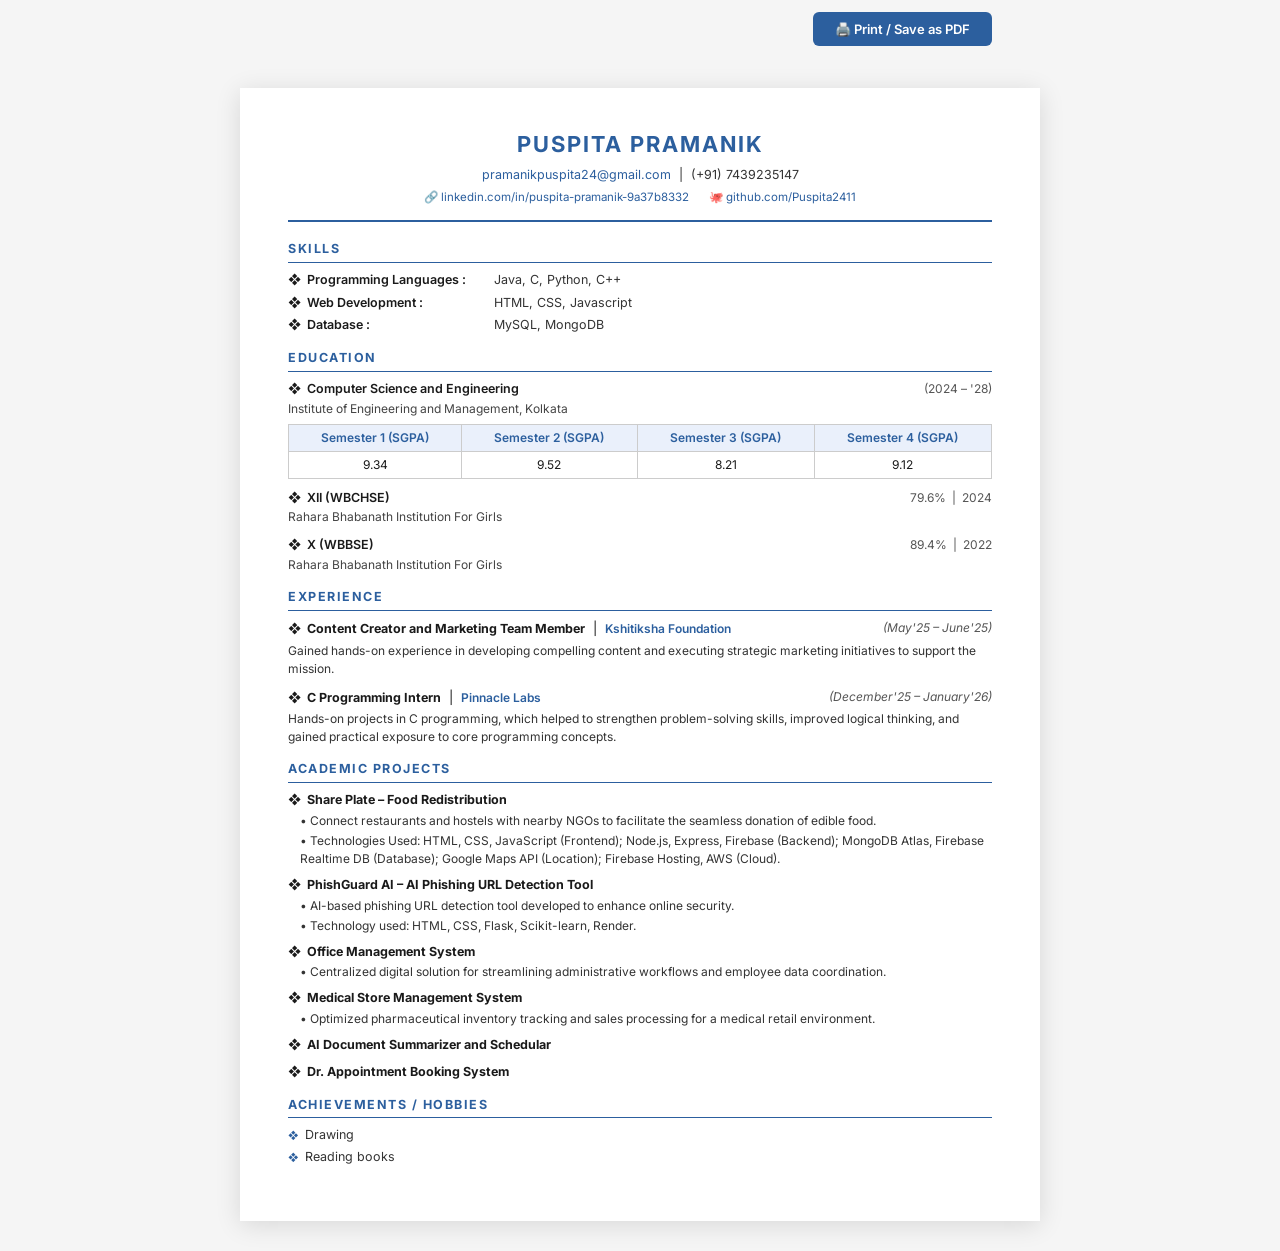
<file: Puspita_Pramanik_Resume.html>
<!DOCTYPE html>
<html lang="en">
<head>
  <meta charset="UTF-8" />
  <meta name="viewport" content="width=device-width, initial-scale=1.0" />
  <title>Puspita Pramanik - Resume</title>
  <link href="https://fonts.googleapis.com/css2?family=Inter:wght@400;500;600;700&display=swap" rel="stylesheet" />
  <style>
    * { margin: 0; padding: 0; box-sizing: border-box; }

    body {
      font-family: 'Inter', 'Calibri', sans-serif;
      font-size: 13px;
      color: #1a1a1a;
      background: #f5f5f5;
      line-height: 1.5;
    }

    .page {
      max-width: 800px;
      margin: 30px auto;
      background: #fff;
      padding: 40px 48px;
      box-shadow: 0 4px 24px rgba(0,0,0,0.12);
    }

    /* Header */
    .header {
      text-align: center;
      margin-bottom: 18px;
      border-bottom: 2px solid #2c5f9e;
      padding-bottom: 14px;
    }

    .header h1 {
      font-size: 22px;
      font-weight: 700;
      letter-spacing: 2px;
      color: #2c5f9e;
      text-transform: uppercase;
      margin-bottom: 5px;
    }

    .header .contact-line {
      font-size: 12.5px;
      color: #333;
      margin-bottom: 4px;
    }

    .header .contact-line a {
      color: #2c5f9e;
      text-decoration: none;
    }

    .header .links-line {
      font-size: 11.5px;
      color: #444;
      margin-top: 3px;
      display: flex;
      justify-content: center;
      gap: 20px;
      flex-wrap: wrap;
    }

    .header .links-line a {
      color: #2c5f9e;
      text-decoration: none;
    }

    /* Section */
    .section { margin-bottom: 14px; }

    .section-title {
      font-size: 12.5px;
      font-weight: 700;
      color: #2c5f9e;
      text-transform: uppercase;
      letter-spacing: 1.5px;
      border-bottom: 1px solid #2c5f9e;
      padding-bottom: 3px;
      margin-bottom: 8px;
    }

    /* Skills */
    .skill-row {
      display: flex;
      gap: 6px;
      margin-bottom: 4px;
      align-items: baseline;
    }

    .skill-label {
      font-weight: 600;
      min-width: 200px;
      color: #1a1a1a;
      font-size: 12.5px;
    }

    .skill-value {
      color: #333;
      font-size: 12.5px;
    }

    /* Education */
    .edu-entry { margin-bottom: 10px; }

    .edu-header {
      display: flex;
      justify-content: space-between;
      align-items: flex-start;
    }

    .edu-title {
      font-weight: 600;
      font-size: 12.5px;
      color: #1a1a1a;
    }

    .edu-date {
      font-size: 12px;
      color: #555;
      white-space: nowrap;
      margin-left: 10px;
    }

    .edu-institute {
      font-size: 12px;
      color: #444;
      margin-top: 1px;
    }

    /* SGPA Table */
    .sgpa-table {
      width: 100%;
      border-collapse: collapse;
      margin-top: 6px;
      margin-bottom: 6px;
      font-size: 12px;
    }

    .sgpa-table th, .sgpa-table td {
      border: 1px solid #ccc;
      padding: 4px 10px;
      text-align: center;
    }

    .sgpa-table th {
      background: #eaf0fb;
      font-weight: 600;
      color: #2c5f9e;
    }

    /* Experience */
    .exp-entry { margin-bottom: 10px; }

    .exp-header {
      display: flex;
      justify-content: space-between;
      align-items: flex-start;
    }

    .exp-title {
      font-weight: 700;
      font-size: 12.5px;
      color: #1a1a1a;
    }

    .exp-date {
      font-size: 12px;
      color: #555;
      white-space: nowrap;
      font-style: italic;
      margin-left: 10px;
    }

    .exp-org {
      font-weight: 600;
      color: #2c5f9e;
      font-size: 12px;
    }

    .exp-desc {
      margin-top: 3px;
      font-size: 12px;
      color: #333;
    }

    /* Projects */
    .project-entry { margin-bottom: 8px; }

    .project-title {
      font-weight: 700;
      font-size: 12.5px;
      color: #1a1a1a;
    }

    .project-bullet {
      font-size: 12px;
      color: #333;
      margin-top: 2px;
      padding-left: 12px;
    }

    .project-bullet::before {
      content: "•  ";
    }

    /* Achievements */
    .ach-item {
      font-size: 12.5px;
      color: #333;
      margin-bottom: 3px;
      display: flex;
      align-items: center;
      gap: 6px;
    }

    .ach-item::before {
      content: "❖";
      color: #2c5f9e;
      font-size: 10px;
    }

    /* Print Button */
    .print-bar {
      max-width: 800px;
      margin: 0 auto 0;
      padding: 12px 48px;
      display: flex;
      gap: 12px;
      justify-content: flex-end;
    }

    .print-btn {
      background: #2c5f9e;
      color: white;
      border: none;
      padding: 9px 22px;
      border-radius: 6px;
      font-size: 13px;
      font-weight: 600;
      cursor: pointer;
      display: flex;
      align-items: center;
      gap: 7px;
      font-family: 'Inter', sans-serif;
      transition: background 0.2s;
    }

    .print-btn:hover { background: #1a4a80; }

    @media print {
      body { background: #fff; }
      .page {
        margin: 0;
        box-shadow: none;
        padding: 28px 36px;
      }
      .print-bar { display: none; }
    }
  </style>
</head>
<body>

  <div class="print-bar">
    <button class="print-btn" onclick="window.print()">
      🖨️ Print / Save as PDF
    </button>
  </div>

  <div class="page">

    <!-- HEADER -->
    <div class="header">
      <h1>Puspita Pramanik</h1>
      <div class="contact-line">
        <a href="mailto:pramanikpuspita24@gmail.com">pramanikpuspita24@gmail.com</a>
        &nbsp;|&nbsp; (+91) 7439235147
      </div>
      <div class="links-line">
        <a href="https://www.linkedin.com/in/puspita-pramanik-9a37b8332" target="_blank">
          🔗 linkedin.com/in/puspita-pramanik-9a37b8332
        </a>
        <a href="https://github.com/Puspita2411" target="_blank">
          🐙 github.com/Puspita2411
        </a>
      </div>
    </div>

    <!-- SKILLS -->
    <div class="section">
      <div class="section-title">Skills</div>
      <div class="skill-row">
        <span class="skill-label">❖ &nbsp;Programming Languages :</span>
        <span class="skill-value">Java, C, Python, C++</span>
      </div>
      <div class="skill-row">
        <span class="skill-label">❖ &nbsp;Web Development :</span>
        <span class="skill-value">HTML, CSS, Javascript</span>
      </div>
      <div class="skill-row">
        <span class="skill-label">❖ &nbsp;Database :</span>
        <span class="skill-value">MySQL, MongoDB</span>
      </div>
    </div>

    <!-- EDUCATION -->
    <div class="section">
      <div class="section-title">Education</div>

      <div class="edu-entry">
        <div class="edu-header">
          <div>
            <div class="edu-title">❖ &nbsp;Computer Science and Engineering</div>
            <div class="edu-institute">Institute of Engineering and Management, Kolkata</div>
          </div>
          <div class="edu-date">(2024 – '28)</div>
        </div>
        <table class="sgpa-table">
          <tr>
            <th>Semester 1 (SGPA)</th>
            <th>Semester 2 (SGPA)</th>
            <th>Semester 3 (SGPA)</th>
            <th>Semester 4 (SGPA)</th>
          </tr>
          <tr>
            <td>9.34</td>
            <td>9.52</td>
            <td>8.21</td>
            <td>9.12</td>
          </tr>
        </table>
      </div>

      <div class="edu-entry">
        <div class="edu-header">
          <div>
            <div class="edu-title">❖ &nbsp;XII (WBCHSE)</div>
            <div class="edu-institute">Rahara Bhabanath Institution For Girls</div>
          </div>
          <div class="edu-date">79.6% &nbsp;|&nbsp; 2024</div>
        </div>
      </div>

      <div class="edu-entry">
        <div class="edu-header">
          <div>
            <div class="edu-title">❖ &nbsp;X (WBBSE)</div>
            <div class="edu-institute">Rahara Bhabanath Institution For Girls</div>
          </div>
          <div class="edu-date">89.4% &nbsp;|&nbsp; 2022</div>
        </div>
      </div>
    </div>

    <!-- EXPERIENCE -->
    <div class="section">
      <div class="section-title">Experience</div>

      <div class="exp-entry">
        <div class="exp-header">
          <div>
            <span class="exp-title">❖ &nbsp;Content Creator and Marketing Team Member</span>
            &nbsp;|&nbsp;
            <span class="exp-org">Kshitiksha Foundation</span>
          </div>
          <div class="exp-date">(May'25 – June'25)</div>
        </div>
        <div class="exp-desc">
          Gained hands-on experience in developing compelling content and executing strategic marketing initiatives to support the mission.
        </div>
      </div>

      <div class="exp-entry">
        <div class="exp-header">
          <div>
            <span class="exp-title">❖ &nbsp;C Programming Intern</span>
            &nbsp;|&nbsp;
            <span class="exp-org">Pinnacle Labs</span>
          </div>
          <div class="exp-date">(December'25 – January'26)</div>
        </div>
        <div class="exp-desc">
          Hands-on projects in C programming, which helped to strengthen problem-solving skills, improved logical thinking, and gained practical exposure to core programming concepts.
        </div>
      </div>
    </div>

    <!-- ACADEMIC PROJECTS -->
    <div class="section">
      <div class="section-title">Academic Projects</div>

      <div class="project-entry">
        <div class="project-title">❖ &nbsp;Share Plate – Food Redistribution</div>
        <div class="project-bullet">Connect restaurants and hostels with nearby NGOs to facilitate the seamless donation of edible food.</div>
        <div class="project-bullet">Technologies Used: HTML, CSS, JavaScript (Frontend); Node.js, Express, Firebase (Backend); MongoDB Atlas, Firebase Realtime DB (Database); Google Maps API (Location); Firebase Hosting, AWS (Cloud).</div>
      </div>

      <div class="project-entry">
        <div class="project-title">❖ &nbsp;PhishGuard AI – AI Phishing URL Detection Tool</div>
        <div class="project-bullet">AI-based phishing URL detection tool developed to enhance online security.</div>
        <div class="project-bullet">Technology used: HTML, CSS, Flask, Scikit-learn, Render.</div>
      </div>

      <div class="project-entry">
        <div class="project-title">❖ &nbsp;Office Management System</div>
        <div class="project-bullet">Centralized digital solution for streamlining administrative workflows and employee data coordination.</div>
      </div>

      <div class="project-entry">
        <div class="project-title">❖ &nbsp;Medical Store Management System</div>
        <div class="project-bullet">Optimized pharmaceutical inventory tracking and sales processing for a medical retail environment.</div>
      </div>

      <div class="project-entry">
        <div class="project-title">❖ &nbsp;AI Document Summarizer and Schedular</div>
      </div>

      <div class="project-entry">
        <div class="project-title">❖ &nbsp;Dr. Appointment Booking System</div>
      </div>
    </div>

    <!-- ACHIEVEMENTS / HOBBIES -->
    <div class="section">
      <div class="section-title">Achievements / Hobbies</div>
      <div class="ach-item">Drawing</div>
      <div class="ach-item">Reading books</div>
    </div>

  </div>

</body>
</html>
</file>
<file: style.css>
/* =============================================
   PUSPITA PRAMANIK — PORTFOLIO CSS
   Theme: Dark Mode · Pink & Black
   ============================================= */

/* ---- CSS CUSTOM PROPERTIES ---- */
:root {
  /* Pink Palette */
  --pink-50:  hsl(330, 100%, 97%);
  --pink-100: hsl(330, 100%, 93%);
  --pink-200: hsl(330, 90%,  82%);
  --pink-300: hsl(330, 85%,  70%);
  --pink-400: hsl(330, 80%,  60%);
  --pink-500: hsl(330, 75%,  50%);   /* Primary Brand Pink */
  --pink-600: hsl(330, 72%,  42%);
  --pink-700: hsl(330, 68%,  34%);
  --pink-glow: hsl(330, 100%, 65%);

  /* Accent */
  --accent-purple: hsl(280, 70%, 60%);
  --accent-cyan:   hsl(190, 80%, 55%);
  --accent-amber:  hsl(38,  90%, 60%);

  /* Dark Mode Backgrounds */
  --bg-primary:   hsl(240, 10%, 6%);
  --bg-secondary: hsl(240, 10%, 10%);
  --bg-tertiary:  hsl(240, 10%, 14%);
  --bg-glass:     hsla(240, 15%, 18%, 0.6);
  --bg-glass-hover: hsla(240, 15%, 22%, 0.75);

  /* Text */
  --text-primary:   hsl(0, 0%, 96%);
  --text-secondary: hsl(0, 0%, 70%);
  --text-muted:     hsl(0, 0%, 45%);

  /* Borders */
  --border-default: hsla(330, 50%, 40%, 0.2);
  --border-pink:    hsla(330, 80%, 65%, 0.4);
  --border-glass:   hsla(255, 20%, 60%, 0.15);

  /* Shadows */
  --shadow-pink: 0 0 30px hsla(330, 80%, 65%, 0.3);
  --shadow-card: 0 8px 32px hsla(0, 0%, 0%, 0.4);
  --shadow-deep: 0 20px 60px hsla(0, 0%, 0%, 0.6);

  /* Gradients */
  --gradient-pink: linear-gradient(135deg, hsl(330, 85%, 65%), hsl(280, 70%, 60%));
  --gradient-dark: linear-gradient(135deg, hsl(240, 15%, 8%), hsl(240, 12%, 12%));
  --gradient-glow: radial-gradient(ellipse at center, hsla(330, 80%, 55%, 0.15) 0%, transparent 70%);

  /* Typography */
  --font-main: 'Outfit', sans-serif;
  --font-mono: 'JetBrains Mono', monospace;

  /* Spacing & Radius */
  --radius-sm:  8px;
  --radius-md:  16px;
  --radius-lg:  24px;
  --radius-xl:  36px;
  --radius-full: 9999px;

  /* Transitions */
  --transition-fast:   0.2s ease;
  --transition-smooth: 0.35s cubic-bezier(0.4, 0, 0.2, 1);
  --transition-spring: 0.5s cubic-bezier(0.34, 1.56, 0.64, 1);

  --nav-height: 72px;
}

/* Light Mode Override */
[data-theme="light"] {
  --bg-primary:   hsl(330, 30%, 97%);
  --bg-secondary: hsl(330, 25%, 94%);
  --bg-tertiary:  hsl(330, 20%, 90%);
  --bg-glass:     hsla(330, 30%, 100%, 0.75);
  --bg-glass-hover: hsla(330, 30%, 100%, 0.9);
  --text-primary:   hsl(240, 20%, 12%);
  --text-secondary: hsl(240, 10%, 35%);
  --text-muted:     hsl(240, 5%, 55%);
  --border-default: hsla(330, 40%, 70%, 0.3);
  --border-glass:   hsla(330, 30%, 60%, 0.2);
  --shadow-card: 0 8px 32px hsla(330, 30%, 30%, 0.12);
}

/* ---- RESET & BASE ---- */
*, *::before, *::after {
  box-sizing: border-box;
  margin: 0;
  padding: 0;
}

html {
  scroll-behavior: smooth;
  scroll-padding-top: var(--nav-height);
}

body {
  font-family: var(--font-main);
  background-color: var(--bg-primary);
  color: var(--text-primary);
  line-height: 1.7;
  overflow-x: hidden;
  transition: background-color var(--transition-smooth), color var(--transition-smooth);
}

img { display: block; max-width: 100%; }
a  { text-decoration: none; color: inherit; }
button { cursor: pointer; border: none; background: none; font-family: inherit; }
ul { list-style: none; }

/* ---- SCROLLBAR ---- */
::-webkit-scrollbar { width: 6px; }
::-webkit-scrollbar-track { background: var(--bg-primary); }
::-webkit-scrollbar-thumb { background: var(--pink-500); border-radius: var(--radius-full); }

/* ---- UTILITIES ---- */
.container {
  max-width: 1200px;
  margin: 0 auto;
  padding: 0 24px;
}

.section {
  padding: 100px 0;
}

.gradient-text {
  background: var(--gradient-pink);
  -webkit-background-clip: text;
  -webkit-text-fill-color: transparent;
  background-clip: text;
}

.glass-card {
  background: var(--bg-glass);
  border: 1px solid var(--border-glass);
  border-radius: var(--radius-lg);
  backdrop-filter: blur(16px);
  -webkit-backdrop-filter: blur(16px);
  transition: transform var(--transition-smooth), box-shadow var(--transition-smooth), border-color var(--transition-smooth);
}

.glass-card:hover {
  background: var(--bg-glass-hover);
  border-color: var(--border-pink);
  transform: translateY(-4px);
  box-shadow: var(--shadow-pink), var(--shadow-card);
}

/* ---- SECTION HEADER ---- */
.section-header {
  text-align: center;
  margin-bottom: 60px;
}

.section-label {
  font-family: var(--font-mono);
  font-size: 0.85rem;
  color: var(--pink-glow);
  letter-spacing: 3px;
  text-transform: uppercase;
  margin-bottom: 12px;
}

.section-title {
  font-size: clamp(2rem, 5vw, 3rem);
  font-weight: 800;
  line-height: 1.1;
  margin-bottom: 16px;
}

.section-line {
  width: 60px;
  height: 4px;
  background: var(--gradient-pink);
  border-radius: var(--radius-full);
  margin: 0 auto;
}

/* ---- BUTTONS ---- */
.btn {
  display: inline-flex;
  align-items: center;
  gap: 8px;
  padding: 14px 28px;
  border-radius: var(--radius-full);
  font-weight: 600;
  font-size: 0.95rem;
  transition: all var(--transition-smooth);
  white-space: nowrap;
}

.btn svg {
  width: 18px;
  height: 18px;
  flex-shrink: 0;
}

.btn-primary {
  background: var(--gradient-pink);
  color: #fff;
  box-shadow: 0 4px 20px hsla(330, 80%, 60%, 0.4);
}

.btn-primary:hover {
  transform: translateY(-2px);
  box-shadow: 0 8px 30px hsla(330, 80%, 60%, 0.55);
}

.btn-outline {
  border: 2px solid var(--pink-500);
  color: var(--pink-glow);
  background: transparent;
}

.btn-outline:hover {
  background: hsla(330, 80%, 55%, 0.12);
  border-color: var(--pink-glow);
  transform: translateY(-2px);
  box-shadow: var(--shadow-pink);
}

.btn-full { width: 100%; justify-content: center; }

/* ---- TECH BADGES ---- */
.tech-badge {
  display: inline-block;
  padding: 4px 12px;
  background: hsla(330, 60%, 55%, 0.15);
  border: 1px solid hsla(330, 70%, 55%, 0.35);
  border-radius: var(--radius-full);
  font-family: var(--font-mono);
  font-size: 0.75rem;
  color: var(--pink-300);
  font-weight: 500;
  transition: all var(--transition-fast);
}

.tech-badge:hover {
  background: hsla(330, 60%, 55%, 0.25);
  border-color: var(--pink-glow);
  color: var(--pink-glow);
}

/* ======================================
   NAVBAR
====================================== */
.navbar {
  position: fixed;
  top: 0;
  left: 0;
  right: 0;
  z-index: 1000;
  height: var(--nav-height);
  transition: all var(--transition-smooth);
}

.navbar.scrolled {
  background: hsla(240, 12%, 8%, 0.92);
  backdrop-filter: blur(20px);
  -webkit-backdrop-filter: blur(20px);
  border-bottom: 1px solid var(--border-default);
  box-shadow: 0 4px 20px hsla(0, 0%, 0%, 0.4);
}

[data-theme="light"] .navbar.scrolled {
  background: hsla(330, 30%, 97%, 0.9);
}

.nav-container {
  max-width: 1200px;
  margin: 0 auto;
  padding: 0 24px;
  height: 100%;
  display: flex;
  align-items: center;
  justify-content: space-between;
}

.nav-logo {
  font-family: var(--font-mono);
  font-size: 1.3rem;
  font-weight: 700;
  color: var(--text-primary);
  transition: color var(--transition-fast);
}

.nav-logo:hover { color: var(--pink-glow); }

.logo-bracket {
  color: var(--pink-glow);
}

.nav-links {
  display: flex;
  align-items: center;
  gap: 8px;
}

.nav-link {
  padding: 8px 16px;
  border-radius: var(--radius-full);
  font-weight: 500;
  font-size: 0.9rem;
  color: var(--text-secondary);
  transition: all var(--transition-fast);
  position: relative;
}

.nav-link::after {
  content: '';
  position: absolute;
  bottom: 4px;
  left: 50%;
  transform: translateX(-50%);
  width: 0;
  height: 2px;
  background: var(--gradient-pink);
  border-radius: var(--radius-full);
  transition: width var(--transition-smooth);
}

.nav-link:hover { color: var(--text-primary); }
.nav-link:hover::after,
.nav-link.active::after { width: calc(100% - 32px); }
.nav-link.active { color: var(--pink-glow); }

/* Resume button in navbar */
.nav-resume-btn {
  background: transparent;
  border: 1.5px solid var(--pink-500);
  color: var(--pink-glow) !important;
  padding: 7px 16px !important;
  border-radius: var(--radius-full);
  font-weight: 600;
  font-size: 0.85rem;
  transition: all var(--transition-smooth);
  display: inline-flex;
  align-items: center;
  gap: 4px;
}

.nav-resume-btn::after { display: none !important; }

.nav-resume-btn:hover {
  background: hsla(330, 80%, 55%, 0.15);
  border-color: var(--pink-glow);
  box-shadow: 0 0 16px hsla(330, 80%, 60%, 0.35);
  transform: translateY(-1px);
  color: var(--pink-glow) !important;
}

.theme-toggle {
  width: 42px;
  height: 42px;
  border-radius: var(--radius-full);
  background: var(--bg-glass);
  border: 1px solid var(--border-glass);
  display: flex;
  align-items: center;
  justify-content: center;
  font-size: 1.1rem;
  transition: all var(--transition-smooth);
  backdrop-filter: blur(8px);
}

.theme-toggle:hover {
  background: hsla(330, 60%, 55%, 0.2);
  border-color: var(--border-pink);
  transform: rotate(20deg) scale(1.1);
}

.hamburger {
  display: none;
  flex-direction: column;
  gap: 5px;
  width: 36px;
  height: 36px;
  align-items: center;
  justify-content: center;
}

.hamburger span {
  display: block;
  width: 24px;
  height: 2px;
  background: var(--text-primary);
  border-radius: var(--radius-full);
  transition: all var(--transition-smooth);
}

.hamburger.open span:nth-child(1) { transform: translateY(7px) rotate(45deg); }
.hamburger.open span:nth-child(2) { opacity: 0; transform: scaleX(0); }
.hamburger.open span:nth-child(3) { transform: translateY(-7px) rotate(-45deg); }

/* ======================================
   HERO SECTION
====================================== */
.hero {
  min-height: 100vh;
  display: flex;
  flex-direction: column;
  justify-content: center;
  position: relative;
  overflow: hidden;
  padding-top: var(--nav-height);
}

/* Animated background orbs */
.hero-bg-orbs { position: absolute; inset: 0; pointer-events: none; overflow: hidden; }

.orb {
  position: absolute;
  border-radius: 50%;
  filter: blur(80px);
  animation: orbFloat 8s ease-in-out infinite;
}

.orb-1 {
  width: 500px;
  height: 500px;
  background: radial-gradient(circle, hsla(330, 80%, 55%, 0.18) 0%, transparent 70%);
  top: -100px;
  right: -100px;
  animation-delay: 0s;
}

.orb-2 {
  width: 400px;
  height: 400px;
  background: radial-gradient(circle, hsla(280, 70%, 55%, 0.12) 0%, transparent 70%);
  bottom: -100px;
  left: -100px;
  animation-delay: -3s;
}

.orb-3 {
  width: 300px;
  height: 300px;
  background: radial-gradient(circle, hsla(190, 80%, 55%, 0.08) 0%, transparent 70%);
  top: 50%;
  left: 40%;
  animation-delay: -6s;
}

@keyframes orbFloat {
  0%, 100% { transform: translate(0, 0) scale(1); }
  33%  { transform: translate(30px, -40px) scale(1.05); }
  66%  { transform: translate(-20px, 20px) scale(0.95); }
}

.hero-container {
  max-width: 1200px;
  margin: 0 auto;
  padding: 60px 24px;
  display: grid;
  grid-template-columns: 1fr 1fr;
  gap: 60px;
  align-items: center;
  position: relative;
  z-index: 1;
}

/* Hero Text Side */
.hero-greeting {
  display: flex;
  align-items: center;
  gap: 10px;
  font-family: var(--font-mono);
  color: var(--text-secondary);
  font-size: 0.95rem;
  margin-bottom: 16px;
}

.wave {
  display: inline-block;
  animation: wave 2.5s infinite;
  transform-origin: 70% 70%;
}

@keyframes wave {
  0%  { transform: rotate(0deg); }
  10% { transform: rotate(14deg); }
  20% { transform: rotate(-8deg); }
  30% { transform: rotate(14deg); }
  40% { transform: rotate(-4deg); }
  50% { transform: rotate(10deg); }
  60% { transform: rotate(0deg); }
  100%{ transform: rotate(0deg); }
}

.hero-name {
  font-size: clamp(2.4rem, 6vw, 4.2rem);
  font-weight: 900;
  line-height: 1.05;
  margin-bottom: 12px;
  letter-spacing: -1px;
}

.hero-role {
  font-family: var(--font-mono);
  font-size: clamp(1rem, 2.5vw, 1.4rem);
  font-weight: 500;
  color: var(--text-secondary);
  margin-bottom: 24px;
  min-height: 2em;
}

.cursor {
  display: inline-block;
  color: var(--pink-glow);
  animation: blink 1s step-end infinite;
}

@keyframes blink {
  0%, 100% { opacity: 1; }
  50% { opacity: 0; }
}

.hero-desc {
  font-size: 1.05rem;
  color: var(--text-secondary);
  line-height: 1.8;
  margin-bottom: 36px;
  max-width: 480px;
}

.hero-cta {
  display: flex;
  flex-wrap: wrap;
  gap: 16px;
  margin-bottom: 40px;
}

.hero-socials {
  display: flex;
  gap: 12px;
}

.social-icon {
  width: 44px;
  height: 44px;
  border-radius: var(--radius-full);
  background: var(--bg-glass);
  border: 1px solid var(--border-glass);
  display: flex;
  align-items: center;
  justify-content: center;
  color: var(--text-secondary);
  transition: all var(--transition-smooth);
  backdrop-filter: blur(8px);
}

.social-icon svg {
  width: 18px;
  height: 18px;
}

.social-icon:hover {
  background: hsla(330, 70%, 55%, 0.2);
  border-color: var(--pink-glow);
  color: var(--pink-glow);
  transform: translateY(-3px);
  box-shadow: var(--shadow-pink);
}

/* Hero Image Side */
.hero-image {
  display: flex;
  justify-content: center;
  align-items: center;
  position: relative;
}

.avatar-wrapper {
  position: relative;
  width: 340px;
  height: 340px;
  display: flex;
  align-items: center;
  justify-content: center;
}

.avatar-ring {
  position: absolute;
  inset: -8px;
  border-radius: 50%;
  border: 2px solid transparent;
  background: var(--gradient-pink) border-box;
  -webkit-mask: linear-gradient(#fff 0 0) padding-box, linear-gradient(#fff 0 0);
  -webkit-mask-composite: destination-out;
  mask-composite: exclude;
  animation: spinRing 8s linear infinite;
}

.avatar-ring-2 {
  inset: -20px;
  border-style: dashed;
  border-width: 1px;
  border-color: hsla(330, 60%, 55%, 0.3);
  animation-direction: reverse;
  animation-duration: 12s;
  background: none;
  -webkit-mask: none;
  mask: none;
}

@keyframes spinRing { from { transform: rotate(0deg); } to { transform: rotate(360deg); } }

.avatar-img {
  width: 280px;
  height: 280px;
  border-radius: 50%;
  object-fit: cover;
  border: 4px solid var(--bg-primary);
  box-shadow: var(--shadow-pink), var(--shadow-deep);
  position: relative;
  z-index: 1;
  transition: transform var(--transition-spring);
  background: var(--bg-secondary);
}

.avatar-img:hover { transform: scale(1.04); }

.avatar-badge {
  position: absolute;
  bottom: 10px;
  right: -10px;
  background: var(--gradient-pink);
  color: #fff;
  padding: 8px 14px;
  border-radius: var(--radius-full);
  font-size: 0.78rem;
  font-weight: 700;
  display: flex;
  align-items: center;
  gap: 6px;
  box-shadow: 0 4px 20px hsla(330, 70%, 55%, 0.5);
  z-index: 2;
  white-space: nowrap;
}

.floating-cards {
  position: absolute;
  width: 100%;
  height: 100%;
  pointer-events: none;
}

.float-card {
  position: absolute;
  background: var(--bg-glass);
  border: 1px solid var(--border-pink);
  backdrop-filter: blur(12px);
  border-radius: var(--radius-md);
  padding: 10px 16px;
  display: flex;
  align-items: center;
  gap: 8px;
  font-size: 0.8rem;
  font-weight: 600;
  color: var(--text-primary);
  white-space: nowrap;
  box-shadow: var(--shadow-card);
}

.float-card-1 {
  top: 10%;
  right: -40px;
  animation: floatA 4s ease-in-out infinite;
}
.float-card-2 {
  bottom: 20%;
  left: -50px;
  animation: floatB 5s ease-in-out infinite;
}
.float-card-3 {
  top: 55%;
  right: -55px;
  animation: floatA 6s ease-in-out infinite 1s;
}

@keyframes floatA {
  0%, 100% { transform: translateY(0); }
  50% { transform: translateY(-10px); }
}
@keyframes floatB {
  0%, 100% { transform: translateY(0); }
  50% { transform: translateY(10px); }
}

/* Scroll Indicator */
.scroll-indicator {
  position: absolute;
  bottom: 32px;
  left: 50%;
  transform: translateX(-50%);
  display: flex;
  flex-direction: column;
  align-items: center;
  gap: 8px;
}

.scroll-dot {
  width: 6px;
  height: 24px;
  border: 2px solid var(--pink-glow);
  border-radius: var(--radius-full);
  position: relative;
  overflow: hidden;
}

.scroll-dot::after {
  content: '';
  position: absolute;
  top: 2px;
  left: 50%;
  transform: translateX(-50%);
  width: 2px;
  height: 6px;
  background: var(--pink-glow);
  border-radius: var(--radius-full);
  animation: scrollBounce 1.5s infinite;
}

@keyframes scrollBounce {
  0% { top: 2px; opacity: 1; }
  100% { top: 14px; opacity: 0; }
}

/* ======================================
   ABOUT SECTION
====================================== */
.about {
  background: linear-gradient(180deg, var(--bg-primary) 0%, var(--bg-secondary) 50%, var(--bg-primary) 100%);
}

.about-grid {
  display: grid;
  grid-template-columns: 1fr 1fr;
  gap: 28px;
}

.about-content {
  display: flex;
  flex-direction: column;
  gap: 24px;
}

.about-card {
  padding: 28px;
}

.about-card-title {
  display: flex;
  align-items: center;
  gap: 12px;
  font-size: 1.1rem;
  font-weight: 700;
  margin-bottom: 14px;
  color: var(--text-primary);
}

.card-icon { font-size: 1.3rem; }

.about-card p {
  color: var(--text-secondary);
  margin-bottom: 12px;
  font-size: 0.95rem;
}

.about-card p:last-child { margin-bottom: 0; }
.about-card strong { color: var(--text-primary); }

/* Right column */
.about-right {
  display: flex;
  flex-direction: column;
  gap: 20px;
}

/* Strength list */
.strength-list {
  display: flex;
  flex-direction: column;
  gap: 14px;
}

.strength-item {
  display: flex;
  align-items: flex-start;
  gap: 12px;
}

.strength-icon { font-size: 1rem; color: var(--pink-glow); margin-top: 2px; }

.strength-item strong {
  display: block;
  font-size: 0.9rem;
  color: var(--text-primary);
  margin-bottom: 2px;
}

.strength-item p {
  font-size: 0.8rem;
  color: var(--text-muted);
  margin: 0;
}

/* Stats */
.about-stats {
  display: grid;
  grid-template-columns: repeat(3, 1fr);
  gap: 14px;
}

.stat-card {
  text-align: center;
  padding: 20px 10px;
  display: flex;
  flex-direction: column;
  gap: 4px;
}

.stat-number {
  font-size: 2rem;
  font-weight: 900;
  line-height: 1;
}

.stat-label {
  font-size: 0.75rem;
  color: var(--text-muted);
  font-weight: 500;
}

/* Hobbies */
.hobby-chips {
  display: flex;
  flex-wrap: wrap;
  gap: 10px;
}

.hobby-chip {
  padding: 6px 14px;
  background: hsla(330, 60%, 55%, 0.1);
  border: 1px solid var(--border-pink);
  border-radius: var(--radius-full);
  font-size: 0.85rem;
  color: var(--text-secondary);
  transition: all var(--transition-fast);
}

.hobby-chip:hover {
  background: hsla(330, 60%, 55%, 0.2);
  color: var(--pink-glow);
  transform: scale(1.05);
}

/* ======================================
   PROJECTS SECTION
====================================== */
.projects {
  background: var(--bg-primary);
}

.projects-filter {
  display: flex;
  justify-content: center;
  gap: 12px;
  margin-bottom: 48px;
  flex-wrap: wrap;
}

.filter-btn {
  padding: 8px 22px;
  border-radius: var(--radius-full);
  font-size: 0.88rem;
  font-weight: 600;
  color: var(--text-muted);
  border: 1px solid var(--border-glass);
  background: var(--bg-glass);
  transition: all var(--transition-smooth);
  backdrop-filter: blur(8px);
}

.filter-btn:hover {
  color: var(--text-primary);
  border-color: var(--border-pink);
}

.filter-btn.active {
  background: var(--gradient-pink);
  color: #fff;
  border-color: transparent;
  box-shadow: 0 4px 20px hsla(330, 70%, 55%, 0.4);
}

.projects-grid {
  display: grid;
  grid-template-columns: repeat(auto-fill, minmax(300px, 1fr));
  gap: 28px;
}

.project-card {
  overflow: hidden;
  transition: transform var(--transition-smooth), box-shadow var(--transition-smooth), border-color var(--transition-smooth), opacity var(--transition-smooth);
}

.project-card.hidden {
  opacity: 0;
  pointer-events: none;
  transform: scale(0.92);
}

.project-img-wrap {
  position: relative;
  overflow: hidden;
  height: 200px;
  border-radius: var(--radius-lg) var(--radius-lg) 0 0;
}

.project-img {
  width: 100%;
  height: 100%;
  object-fit: cover;
  transition: transform 0.5s ease;
}

.project-card:hover .project-img { transform: scale(1.06); }

.project-overlay {
  position: absolute;
  inset: 0;
  background: linear-gradient(to top, hsla(240, 15%, 6%, 0.9) 0%, hsla(330, 30%, 10%, 0.5) 100%);
  display: flex;
  align-items: center;
  justify-content: center;
  opacity: 0;
  transition: opacity var(--transition-smooth);
}

.project-card:hover .project-overlay { opacity: 1; }

.project-links {
  display: flex;
  gap: 14px;
}

.proj-link {
  display: flex;
  align-items: center;
  gap: 6px;
  padding: 10px 20px;
  background: var(--gradient-pink);
  color: #fff;
  border-radius: var(--radius-full);
  font-size: 0.85rem;
  font-weight: 600;
  transform: translateY(10px);
  transition: all var(--transition-spring);
  box-shadow: 0 4px 15px hsla(330, 70%, 55%, 0.4);
}

.proj-link svg { width: 14px; height: 14px; }

.project-card:hover .proj-link { transform: translateY(0); }

.proj-link:hover {
  background: var(--gradient-dark);
  border: 1px solid var(--pink-glow);
  box-shadow: var(--shadow-pink);
}

.project-info {
  padding: 24px;
}

.project-category-tag {
  font-family: var(--font-mono);
  font-size: 0.72rem;
  font-weight: 600;
  letter-spacing: 2px;
  text-transform: uppercase;
  color: var(--pink-glow);
  display: block;
  margin-bottom: 8px;
}

.project-title {
  font-size: 1.15rem;
  font-weight: 700;
  margin-bottom: 10px;
  color: var(--text-primary);
}

.project-desc {
  font-size: 0.88rem;
  color: var(--text-secondary);
  line-height: 1.6;
  margin-bottom: 16px;
}

.tech-stack {
  display: flex;
  flex-wrap: wrap;
  gap: 8px;
}

.project-challenges {
  margin-top: 16px;
  padding-top: 14px;
  border-top: 1px solid var(--border-glass);
}

.challenges-title {
  font-size: 0.78rem;
  font-weight: 700;
  letter-spacing: 0.06em;
  text-transform: uppercase;
  color: var(--pink-400);
  margin-bottom: 10px;
}

.challenges-list {
  list-style: none;
  padding: 0;
  margin: 0;
  display: flex;
  flex-direction: column;
  gap: 7px;
}

.challenges-list li {
  font-size: 0.82rem;
  color: var(--text-secondary);
  line-height: 1.55;
  padding-left: 18px;
  position: relative;
}

.challenges-list li::before {
  content: '▸';
  position: absolute;
  left: 0;
  color: var(--pink-400);
  font-size: 0.75rem;
  top: 1px;
}

.project-stat-badge {
  margin-top: 14px;
  display: inline-flex;
}

.project-stat-badge span {
  display: inline-flex;
  align-items: center;
  gap: 6px;
  font-size: 0.78rem;
  font-weight: 600;
  color: var(--pink-300);
  background: hsla(330, 80%, 60%, 0.12);
  border: 1px solid hsla(330, 80%, 60%, 0.25);
  padding: 5px 12px;
  border-radius: 20px;
  letter-spacing: 0.03em;
}

.projects-more {
  text-align: center;
  margin-top: 52px;
}

/* ======================================
   SKILLS SECTION
====================================== */
.skills {
  background: linear-gradient(180deg, var(--bg-primary) 0%, var(--bg-secondary) 50%, var(--bg-primary) 100%);
}

.skills-grid {
  display: grid;
  grid-template-columns: repeat(2, 1fr);
  gap: 28px;
  margin-bottom: 52px;
}

.skill-category {
  padding: 28px;
}

.skill-cat-header {
  display: flex;
  align-items: center;
  gap: 12px;
  margin-bottom: 22px;
}

.skill-cat-icon { font-size: 1.4rem; }

.skill-cat-header h3 {
  font-size: 1rem;
  font-weight: 700;
  color: var(--text-primary);
}

.skill-items {
  display: flex;
  flex-direction: column;
  gap: 16px;
}

.skill-item {}

.skill-item-info {
  display: flex;
  justify-content: space-between;
  margin-bottom: 8px;
}

.skill-name {
  font-size: 0.9rem;
  font-weight: 600;
  color: var(--text-primary);
}

.skill-level {
  font-family: var(--font-mono);
  font-size: 0.75rem;
  color: var(--pink-glow);
  font-weight: 500;
}

.skill-bar {
  width: 100%;
  height: 6px;
  background: hsla(330, 30%, 30%, 0.3);
  border-radius: var(--radius-full);
  overflow: hidden;
}

.skill-fill {
  height: 100%;
  width: 0;
  background: var(--gradient-pink);
  border-radius: var(--radius-full);
  transition: width 1.2s cubic-bezier(0.4, 0, 0.2, 1);
  box-shadow: 0 0 10px hsla(330, 70%, 60%, 0.5);
}

.skill-fill.animated {
  width: var(--fill);
}

/* CS Fundamentals */
.cs-fundamentals {
  text-align: center;
}

.fundamentals-title {
  font-size: 1.3rem;
  font-weight: 700;
  margin-bottom: 28px;
  color: var(--text-primary);
}

.fundamentals-grid {
  display: grid;
  grid-template-columns: repeat(auto-fill, minmax(130px, 1fr));
  gap: 14px;
}

.fundamental-badge {
  padding: 18px 12px;
  display: flex;
  flex-direction: column;
  align-items: center;
  gap: 10px;
  border-radius: var(--radius-md);
  transition: all var(--transition-smooth);
  cursor: default;
}

.fundamental-badge:hover {
  background: hsla(330, 60%, 55%, 0.15);
  border-color: var(--pink-glow);
  transform: translateY(-6px) scale(1.03);
  box-shadow: var(--shadow-pink);
}

.fundamental-icon { font-size: 1.6rem; }

.fundamental-badge span:last-child {
  font-size: 0.8rem;
  font-weight: 600;
  color: var(--text-secondary);
  text-align: center;
}

/* ======================================
   EXPERIENCE & ACHIEVEMENTS
====================================== */
.experience {
  background: var(--bg-primary);
}

/* Two-panel side-by-side layout */
.exp-panels {
  display: grid;
  grid-template-columns: 1fr 1fr;
  gap: 28px;
  align-items: start;
}

/* Each panel box */
.exp-panel {
  padding: 0;
  overflow: hidden;
  display: flex;
  flex-direction: column;
}

/* Panel header bar */
.exp-panel-header {
  display: flex;
  align-items: center;
  gap: 16px;
  padding: 22px 28px;
  background: hsla(330, 60%, 55%, 0.07);
  border-bottom: 1px solid var(--border-glass);
}

.exp-panel-icon {
  font-size: 2rem;
  flex-shrink: 0;
}

.exp-panel-title {
  font-size: 1.15rem;
  font-weight: 800;
  color: var(--text-primary);
  margin-bottom: 2px;
}

.exp-panel-subtitle {
  font-size: 0.78rem;
  color: var(--text-muted);
  font-family: var(--font-mono);
  letter-spacing: 1px;
  text-transform: uppercase;
}

.exp-count-badge {
  margin-left: auto;
  padding: 4px 14px;
  background: var(--gradient-pink);
  color: #fff;
  border-radius: var(--radius-full);
  font-size: 0.75rem;
  font-weight: 700;
  white-space: nowrap;
}

.exp-count-purple {
  background: linear-gradient(135deg, hsl(280, 70%, 60%), hsl(260, 65%, 55%));
}

/* Entries container */
.exp-entries {
  padding: 24px 28px;
  display: flex;
  flex-direction: column;
  gap: 0;
}

/* Individual entry */
.exp-entry {
  padding: 4px 0 16px;
}

/* Entry header row */
.exp-entry-header {
  display: flex;
  align-items: flex-start;
  gap: 14px;
  margin-bottom: 12px;
}

.exp-entry-logo {
  font-size: 1.8rem;
  flex-shrink: 0;
  width: 44px;
  height: 44px;
  display: flex;
  align-items: center;
  justify-content: center;
  background: hsla(330, 60%, 55%, 0.1);
  border: 1px solid var(--border-pink);
  border-radius: var(--radius-md);
}

.exp-entry-meta {
  flex: 1;
  min-width: 0;
}

.exp-entry-role {
  font-size: 1rem;
  font-weight: 700;
  color: var(--text-primary);
  margin-bottom: 3px;
}

.exp-entry-org {
  font-size: 0.85rem;
  color: var(--pink-glow);
  font-weight: 600;
  margin-bottom: 4px;
}

.exp-entry-date {
  font-family: var(--font-mono);
  font-size: 0.72rem;
  color: var(--text-muted);
  display: block;
}

/* Grade badge */
.exp-grade-badge {
  padding: 4px 12px;
  background: var(--gradient-pink);
  color: #fff;
  border-radius: var(--radius-full);
  font-size: 0.7rem;
  font-weight: 700;
  white-space: nowrap;
  flex-shrink: 0;
  align-self: flex-start;
  margin-top: 2px;
}

.exp-grade-green {
  background: linear-gradient(135deg, hsl(150, 60%, 40%), hsl(160, 55%, 35%));
}

/* Entry description */
.exp-entry-desc {
  font-size: 0.88rem;
  color: var(--text-secondary);
  line-height: 1.75;
  margin-bottom: 12px;
}

.exp-entry-desc strong {
  color: var(--text-primary);
}

/* Tags row */
.exp-tags {
  display: flex;
  flex-wrap: wrap;
  gap: 8px;
}

/* Divider between entries */
.exp-divider {
  width: 100%;
  height: 1px;
  background: var(--border-glass);
  margin: 16px 0;
}

/* Coming soon state */
.exp-coming-soon-wrap {
  flex: 1;
  min-height: 200px;
  display: flex;
  align-items: center;
  justify-content: center;
}

.exp-coming-soon {
  text-align: center;
  padding: 20px;
}

.exp-coming-icon {
  font-size: 3rem;
  display: block;
  margin-bottom: 16px;
  animation: pulseDot 2.5s ease-in-out infinite;
}

.exp-coming-soon p {
  font-size: 0.95rem;
  font-weight: 600;
  color: var(--text-secondary);
  margin-bottom: 6px;
}

.exp-coming-sub {
  font-size: 0.82rem !important;
  color: var(--text-muted) !important;
  font-weight: 400 !important;
}

/* Certificate download section inside internship entries */
.cert-downloads {
  margin-top: 14px;
  padding-top: 14px;
  border-top: 1px dashed var(--border-glass);
}

.cert-dl-label {
  font-size: 0.75rem;
  font-family: var(--font-mono);
  color: var(--text-muted);
  text-transform: uppercase;
  letter-spacing: 1.5px;
  margin-bottom: 10px;
  font-weight: 600;
}

.cert-dl-buttons {
  display: flex;
  flex-wrap: wrap;
  gap: 8px;
}

.cert-dl-btn {
  display: inline-flex;
  align-items: center;
  gap: 6px;
  padding: 6px 14px;
  border: 1px solid var(--border-pink);
  border-radius: var(--radius-full);
  font-size: 0.75rem;
  font-weight: 600;
  color: var(--pink-glow);
  background: hsla(330, 60%, 55%, 0.07);
  transition: all var(--transition-smooth);
  cursor: pointer;
  text-decoration: none;
}

.cert-dl-btn svg {
  width: 13px;
  height: 13px;
  flex-shrink: 0;
}

.cert-dl-btn:hover {
  background: hsla(330, 60%, 55%, 0.2);
  border-color: var(--pink-glow);
  transform: translateY(-2px);
  box-shadow: 0 4px 16px hsla(330, 70%, 55%, 0.3);
}

/* Keep old timeline classes (used elsewhere if needed) */
.timeline-tags {
  display: flex;
  flex-wrap: wrap;
  gap: 8px;
}

/* ======================================
   EDUCATION SECTION
====================================== */
.education {
  background: linear-gradient(180deg, var(--bg-primary) 0%, var(--bg-secondary) 50%, var(--bg-primary) 100%);
}

.edu-timeline {
  display: flex;
  flex-direction: column;
  gap: 0;
  max-width: 860px;
  margin: 0 auto;
}

.edu-card {
  display: grid;
  grid-template-columns: 72px 1fr;
  gap: 0;
  padding: 0;
  overflow: visible;
  border-radius: var(--radius-lg);
  margin-bottom: 0;
  position: relative;
}

/* Icon column */
.edu-icon-col {
  display: flex;
  flex-direction: column;
  align-items: center;
  padding-top: 32px;
  padding-bottom: 0;
}

.edu-icon-wrap {
  width: 54px;
  height: 54px;
  border-radius: 50%;
  background: var(--gradient-pink);
  display: flex;
  align-items: center;
  justify-content: center;
  box-shadow: 0 0 20px hsla(330, 70%, 55%, 0.45);
  flex-shrink: 0;
  position: relative;
  z-index: 1;
  animation: pulseDot 2.5s ease-in-out infinite;
}

.edu-icon { font-size: 1.5rem; }

.edu-connector {
  width: 2px;
  flex: 1;
  min-height: 40px;
  background: linear-gradient(to bottom, var(--pink-500), var(--accent-purple));
  border-radius: var(--radius-full);
  margin-top: 8px;
  opacity: 0.6;
}

/* Body */
.edu-body {
  padding: 28px 28px 28px 0;
}

.edu-meta {
  display: flex;
  align-items: center;
  gap: 12px;
  margin-bottom: 10px;
}

.edu-year {
  font-family: var(--font-mono);
  font-size: 0.78rem;
  font-weight: 600;
  color: var(--pink-glow);
  letter-spacing: 1px;
}

.edu-badge {
  padding: 3px 12px;
  background: var(--gradient-pink);
  color: #fff;
  border-radius: var(--radius-full);
  font-size: 0.7rem;
  font-weight: 700;
  letter-spacing: 0.5px;
  text-transform: uppercase;
}

.edu-badge-purple {
  background: linear-gradient(135deg, hsl(280, 70%, 60%), hsl(260, 65%, 55%));
}

.edu-badge-cyan {
  background: linear-gradient(135deg, hsl(190, 80%, 45%), hsl(200, 75%, 40%));
}

.edu-degree {
  font-size: 1.15rem;
  font-weight: 800;
  color: var(--text-primary);
  margin-bottom: 6px;
}

.edu-institute {
  font-size: 0.88rem;
  color: var(--pink-glow);
  font-weight: 600;
  margin-bottom: 12px;
}

.edu-desc {
  font-size: 0.92rem;
  color: var(--text-secondary);
  line-height: 1.75;
  margin-bottom: 14px;
}

.edu-desc strong {
  color: var(--text-primary);
}

.edu-tags {
  display: flex;
  flex-wrap: wrap;
  gap: 8px;
}

/* Spacing between cards */
.edu-timeline .edu-card {
  margin-bottom: 8px;
}

.edu-timeline .edu-card:last-child {
  margin-bottom: 0;
}

/* ======================================
   CERTIFICATES SECTION
====================================== */
.certificates {
  background: linear-gradient(180deg, var(--bg-primary) 0%, var(--bg-secondary) 50%, var(--bg-primary) 100%);
}

.cert-grid {
  display: grid;
  grid-template-columns: repeat(3, 1fr);
  gap: 28px;
}

.cert-card {
  position: relative;
  overflow: hidden;
  padding: 0;
  display: flex;
  flex-direction: column;
  transition: transform var(--transition-smooth), box-shadow var(--transition-smooth), border-color var(--transition-smooth);
}

.cert-card:hover {
  transform: translateY(-8px);
  box-shadow: var(--shadow-pink), var(--shadow-deep);
  border-color: var(--border-pink);
}

/* Ribbon badge */
.cert-ribbon {
  position: absolute;
  top: 16px;
  right: -30px;
  background: var(--gradient-pink);
  color: #fff;
  font-size: 0.68rem;
  font-weight: 700;
  font-family: var(--font-mono);
  letter-spacing: 1.5px;
  text-transform: uppercase;
  padding: 5px 40px;
  transform: rotate(45deg);
  box-shadow: 0 3px 10px hsla(330, 70%, 55%, 0.4);
}

.cert-ribbon-purple {
  background: linear-gradient(135deg, hsl(280, 70%, 55%), hsl(250, 65%, 50%));
  box-shadow: 0 3px 10px hsla(280, 70%, 55%, 0.4);
}

.cert-ribbon-cyan {
  background: linear-gradient(135deg, hsl(190, 80%, 45%), hsl(200, 70%, 40%));
  box-shadow: 0 3px 10px hsla(190, 80%, 45%, 0.4);
}

.cert-ribbon-elite {
  background: linear-gradient(135deg, hsl(38, 90%, 48%), hsl(25, 85%, 42%));
  box-shadow: 0 3px 10px hsla(38, 90%, 48%, 0.5);
}

/* Image preview at top of cert card */
.cert-img-wrap {
  width: 100%;
  height: 160px;
  overflow: hidden;
  border-radius: var(--radius-lg) var(--radius-lg) 0 0;
  position: relative;
}

.cert-img {
  width: 100%;
  height: 100%;
  object-fit: cover;
  object-position: top;
  display: block;
  transition: transform 0.4s ease;
}

.cert-card:hover .cert-img {
  transform: scale(1.05);
}

/* Icon circle at top (kept for backward compat) */
.cert-icon-wrap {
  display: flex;
  justify-content: center;
  align-items: center;
  padding: 28px 0 16px;
}

.cert-icon {
  font-size: 2.6rem;
  display: flex;
  align-items: center;
  justify-content: center;
  width: 72px;
  height: 72px;
  background: hsla(330, 60%, 55%, 0.1);
  border: 1.5px solid var(--border-pink);
  border-radius: 50%;
  transition: all var(--transition-spring);
  box-shadow: 0 0 20px hsla(330, 70%, 60%, 0.2);
}

.cert-card:hover .cert-icon {
  background: hsla(330, 60%, 55%, 0.2);
  box-shadow: 0 0 30px hsla(330, 70%, 60%, 0.5);
  transform: scale(1.1) rotate(-5deg);
}

/* Body text */
.cert-body {
  padding: 0 24px 24px;
  display: flex;
  flex-direction: column;
  flex: 1;
}

.cert-issuer {
  font-family: var(--font-mono);
  font-size: 0.72rem;
  font-weight: 600;
  letter-spacing: 2px;
  text-transform: uppercase;
  color: var(--pink-glow);
  margin-bottom: 8px;
  display: block;
}

.cert-title {
  font-size: 1rem;
  font-weight: 700;
  color: var(--text-primary);
  margin-bottom: 10px;
  line-height: 1.4;
}

.cert-desc {
  font-size: 0.85rem;
  color: var(--text-secondary);
  line-height: 1.65;
  flex: 1;
  margin-bottom: 18px;
}

.cert-footer {
  display: flex;
  align-items: center;
  justify-content: space-between;
  border-top: 1px solid var(--border-glass);
  padding-top: 14px;
  margin-top: auto;
}

.cert-date {
  font-family: var(--font-mono);
  font-size: 0.78rem;
  color: var(--text-muted);
  font-weight: 500;
}

.cert-verify-btn {
  display: inline-flex;
  align-items: center;
  gap: 6px;
  padding: 6px 16px;
  border-radius: var(--radius-full);
  font-size: 0.78rem;
  font-weight: 600;
  background: hsla(330, 60%, 55%, 0.12);
  border: 1px solid var(--border-pink);
  color: var(--pink-glow);
  transition: all var(--transition-smooth);
}

.cert-verify-btn svg {
  width: 13px;
  height: 13px;
  flex-shrink: 0;
}

.cert-verify-btn:hover {
  background: var(--gradient-pink);
  color: #fff;
  border-color: transparent;
  box-shadow: 0 4px 15px hsla(330, 70%, 55%, 0.4);
  transform: translateY(-1px);
}

/* ======================================
   CONTACT SECTION
====================================== */
.contact {
  background: linear-gradient(180deg, var(--bg-primary) 0%, var(--bg-secondary) 100%);
}

.contact-grid {
  display: grid;
  grid-template-columns: 1fr 1.4fr;
  gap: 48px;
  align-items: start;
}

.contact-tagline {
  font-size: 1.1rem;
  color: var(--text-secondary);
  line-height: 1.8;
  margin-bottom: 36px;
}

.contact-details {
  display: flex;
  flex-direction: column;
  gap: 16px;
}

.contact-detail-item {
  display: flex;
  align-items: center;
  gap: 16px;
  padding: 16px 20px;
  background: var(--bg-glass);
  border: 1px solid var(--border-glass);
  border-radius: var(--radius-md);
  transition: all var(--transition-smooth);
  backdrop-filter: blur(8px);
}

.contact-detail-item:hover {
  background: hsla(330, 60%, 55%, 0.12);
  border-color: var(--border-pink);
  transform: translateX(6px);
}

.contact-detail-icon {
  width: 44px;
  height: 44px;
  border-radius: var(--radius-sm);
  background: var(--gradient-pink);
  display: flex;
  align-items: center;
  justify-content: center;
  flex-shrink: 0;
  box-shadow: 0 4px 15px hsla(330, 70%, 55%, 0.35);
}

.contact-detail-icon svg {
  width: 20px;
  height: 20px;
  color: #fff;
}

.contact-detail-label {
  display: block;
  font-size: 0.75rem;
  font-weight: 600;
  color: var(--text-muted);
  text-transform: uppercase;
  letter-spacing: 1px;
  margin-bottom: 2px;
}

.contact-detail-value {
  display: block;
  font-size: 0.9rem;
  font-weight: 600;
  color: var(--text-primary);
}

/* Contact Form */
.contact-form {
  padding: 36px;
  display: flex;
  flex-direction: column;
  gap: 20px;
}

.form-group {
  display: flex;
  flex-direction: column;
  gap: 8px;
}

.form-label {
  font-size: 0.85rem;
  font-weight: 600;
  color: var(--text-secondary);
}

.form-input {
  padding: 12px 16px;
  background: var(--bg-tertiary);
  border: 1px solid var(--border-glass);
  border-radius: var(--radius-sm);
  color: var(--text-primary);
  font-family: var(--font-main);
  font-size: 0.95rem;
  outline: none;
  transition: all var(--transition-fast);
}

.form-input:focus {
  border-color: var(--pink-500);
  box-shadow: 0 0 0 3px hsla(330, 70%, 55%, 0.15);
  background: var(--bg-secondary);
}

.form-input::placeholder { color: var(--text-muted); }

.form-textarea {
  resize: vertical;
  min-height: 140px;
}

.form-success {
  display: none;
  align-items: center;
  gap: 10px;
  padding: 14px 20px;
  background: hsla(150, 60%, 45%, 0.1);
  border: 1px solid hsla(150, 60%, 45%, 0.3);
  border-radius: var(--radius-sm);
  color: hsl(150, 60%, 65%);
  font-size: 0.9rem;
  font-weight: 500;
}

.form-success.visible { display: flex; animation: fadeInUp 0.4s ease; }

.form-error {
  display: none;
  align-items: center;
  gap: 10px;
  padding: 14px 20px;
  background: hsla(0, 70%, 50%, 0.1);
  border: 1px solid hsla(0, 70%, 50%, 0.35);
  border-radius: var(--radius-sm);
  color: hsl(0, 70%, 70%);
  font-size: 0.9rem;
  font-weight: 500;
  flex-wrap: wrap;
}

.form-error.visible { display: flex; animation: fadeInUp 0.4s ease; }

/* ======================================
   FOOTER
====================================== */
.footer {
  background: var(--bg-secondary);
  border-top: 1px solid var(--border-default);
  padding: 40px 0 24px;
}

.footer-top {
  display: flex;
  justify-content: space-between;
  align-items: center;
  margin-bottom: 24px;
}

.footer-logo {
  font-size: 1.1rem;
}

.footer-socials {
  display: flex;
  gap: 12px;
}

.footer-divider {
  height: 1px;
  background: var(--border-default);
  margin-bottom: 24px;
}

.footer-bottom {
  display: flex;
  justify-content: space-between;
  align-items: center;
  flex-wrap: wrap;
  gap: 8px;
}

.footer-bottom p {
  font-size: 0.88rem;
  color: var(--text-muted);
}

.footer-copy { font-family: var(--font-mono); font-size: 0.78rem !important; }

/* ======================================
   ANIMATIONS
====================================== */
@keyframes fadeInUp {
  from { opacity: 0; transform: translateY(20px); }
  to   { opacity: 1; transform: translateY(0); }
}

@keyframes fadeInLeft {
  from { opacity: 0; transform: translateX(-30px); }
  to   { opacity: 1; transform: translateX(0); }
}

@keyframes fadeInRight {
  from { opacity: 0; transform: translateX(30px); }
  to   { opacity: 1; transform: translateX(0); }
}

.animate-in {
  animation: fadeInUp 0.7s ease forwards;
  opacity: 0;
}

/* ======================================
   RESPONSIVE — MOBILE
====================================== */
@media (max-width: 900px) {
  .hero-container {
    grid-template-columns: 1fr;
    text-align: center;
    gap: 40px;
  }

  .hero-greeting,
  .hero-cta,
  .hero-socials {
    justify-content: center;
  }

  .hero-desc { margin: 0 auto 36px; }

  .hero-image { order: -1; }

  .avatar-wrapper { width: 260px; height: 260px; }
  .avatar-img { width: 210px; height: 210px; }

  .float-card-1 { right: 0; }
  .float-card-2 { left: 0; }
  .float-card-3 { right: 0; }

  .about-grid { grid-template-columns: 1fr; }
  .skills-grid { grid-template-columns: 1fr; }
  .contact-grid { grid-template-columns: 1fr; }
  .cert-grid { grid-template-columns: repeat(2, 1fr); }
  .exp-panels { grid-template-columns: 1fr; }

  .hamburger { display: flex; }

  .nav-links {
    position: fixed;
    top: var(--nav-height);
    left: 0;
    right: 0;
    background: hsla(240, 12%, 7%, 0.97);
    backdrop-filter: blur(20px);
    flex-direction: column;
    padding: 20px;
    gap: 4px;
    transform: translateY(-120%);
    opacity: 0;
    transition: all var(--transition-smooth);
    border-bottom: 1px solid var(--border-default);
  }

  .nav-links.open {
    transform: translateY(0);
    opacity: 1;
  }

  .nav-link {
    width: 100%;
    text-align: center;
    padding: 12px;
  }

  [data-theme="light"] .nav-links {
    background: hsla(330, 30%, 97%, 0.97);
  }
}

@media (max-width: 600px) {
  .section { padding: 70px 0; }
  .hero-name { font-size: 2.2rem; }
  .hero-cta { flex-direction: column; align-items: center; }
  .about-stats { grid-template-columns: repeat(3, 1fr); }
  .footer-top { flex-direction: column; gap: 16px; }
  .footer-bottom { flex-direction: column; text-align: center; }
  .exp-entry-header { flex-wrap: wrap; }
  .exp-grade-badge { margin-left: 58px; }
  .contact-form { padding: 22px; }
  .timeline { padding-left: 28px; }
  .timeline-dot { left: -34px; }
  .fundamentals-grid { grid-template-columns: repeat(auto-fill, minmax(100px, 1fr)); }
  .cert-grid { grid-template-columns: 1fr; }
}
</file>
